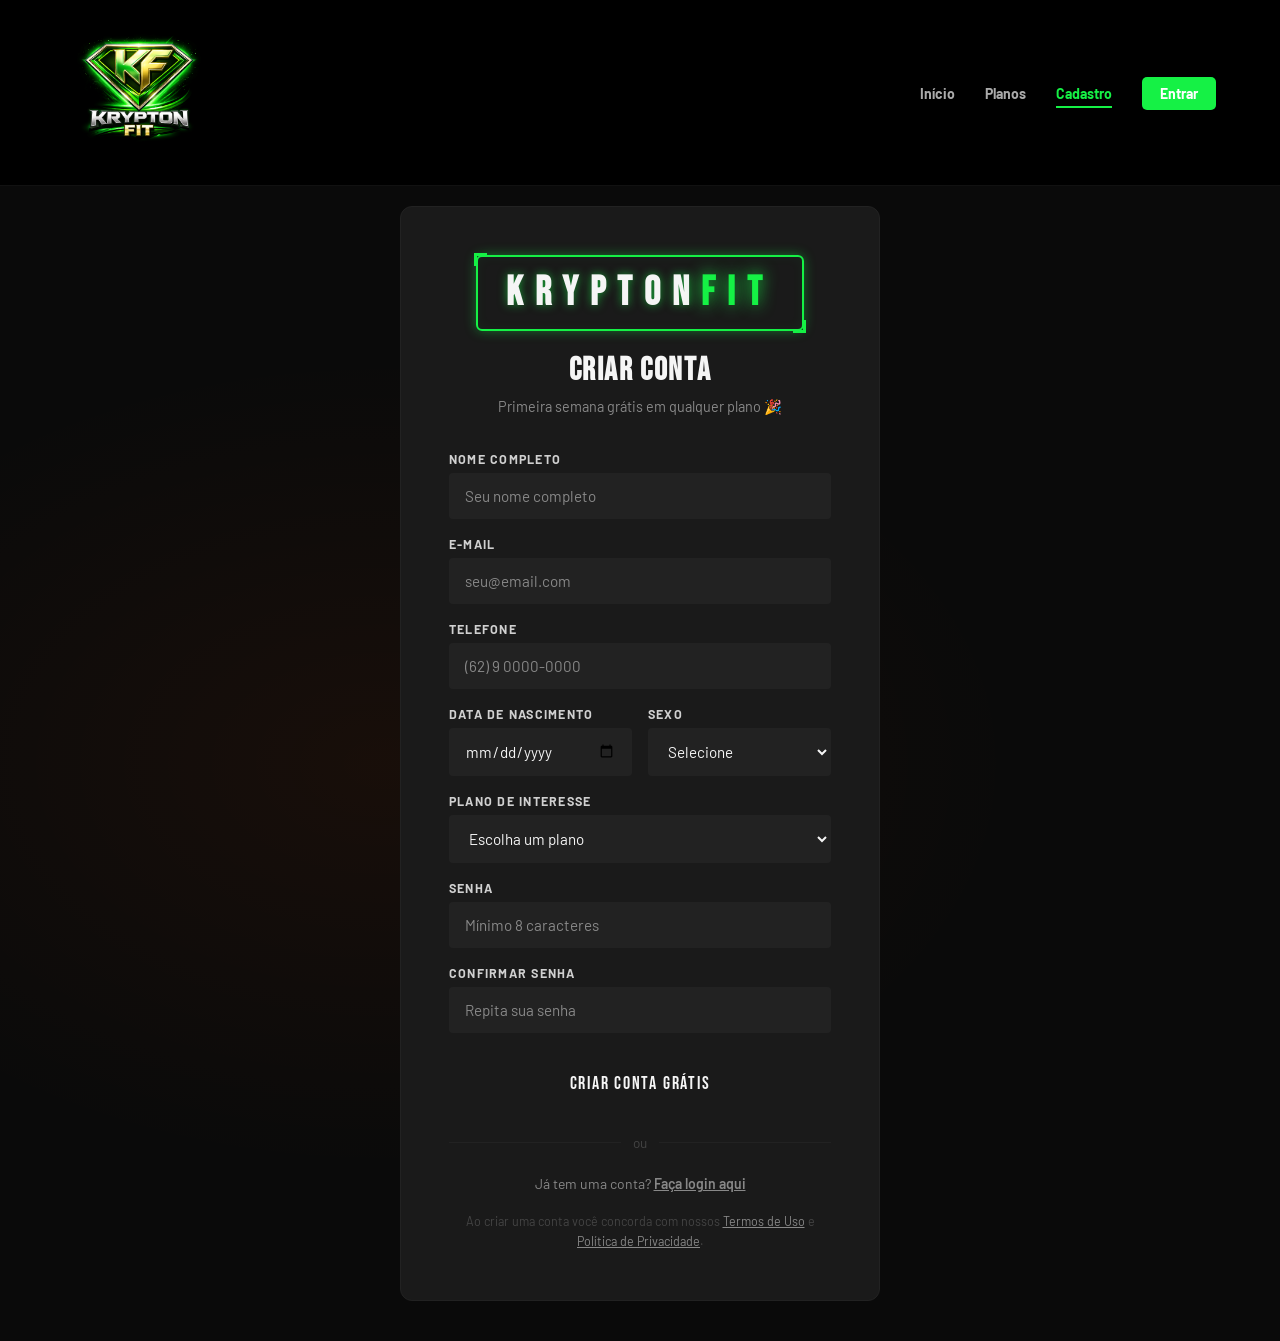
<file: pages/cadastro.html>
<!DOCTYPE html>
<html lang="pt-BR">
<head>
  <meta charset="UTF-8" />
  <meta name="viewport" content="width=device-width, initial-scale=1.0" />
  <title>Cadastro — Krypton FIT</title>
  <link rel="stylesheet" href="/css/cadastro.css" />
</head>
<body>

  <nav class="navbar">
  <div class="container">
   <a href="../index.html" class="logo">
  <img src="../imagens/kryptonfit.png" alt="Krypton Fit" class="logo-img">
</a>
  
      <ul class="nav-links">
        <li><a href="../index.html">Início</a></li>
        <li><a href="../pages/catalogo.html">Planos</a></li>
        <li><a href="../pages/cadastro.html" class="ativo">Cadastro</a></li>
        <li><a href="../pages/login.html" class="nav-cta">Entrar</a></li>
      </ul>
    </div>
  </nav>

  <!-- PÁGINA DE CADASTRO -->
  <div class="auth-pagina">
    <div class="form-wrap">

      <div class="form-titulo">
       <h1 class="titulo-krypton">
  KRYPTON<span>FIT</span>
</h1>
        <h2>Criar Conta</h2>
        <p>Primeira semana grátis em qualquer plano 🎉</p>
      </div>

      <form action="#" method="post">

        <!-- NOME COMPLETO -->
        <div class="form-grupo">
          <label for="nome">Nome Completo</label>
          <input
            type="text"
            id="nome"
            name="nome"
            placeholder="Seu nome completo"
            required
          />
        </div>

        <!-- EMAIL -->
        <div class="form-grupo">
          <label for="email">E-mail</label>
          <input
            type="email"
            id="email"
            name="email"
            placeholder="seu@email.com"
            required
          />
        </div>

        <!-- TELEFONE -->
        <div class="form-grupo">
          <label for="telefone">Telefone</label>
          <input
            type="tel"
            id="telefone"
            name="telefone"
            placeholder="(62) 9 0000-0000"
          />
        </div>

        <!-- DATA NASC. + SEXO -->
        <div class="form-linha">
          <div class="form-grupo">
            <label for="nascimento">Data de Nascimento</label>
            <input
              type="date"
              id="nascimento"
              name="nascimento"
            />
          </div>
          <div class="form-grupo">
            <label for="sexo">Sexo</label>
            <select id="sexo" name="sexo">
              <option value="" disabled selected>Selecione</option>
              <option value="m">Masculino</option>
              <option value="f">Feminino</option>
              <option value="o">Prefiro não dizer</option>
            </select>
          </div>
        </div>

        <!-- PLANO DE INTERESSE -->
        <div class="form-grupo">
          <label for="plano">Plano de Interesse</label>
          <select id="plano" name="plano">
            <option value="" disabled selected>Escolha um plano</option>
            <option value="basico">Básico — R$ 89/mês</option>
            <option value="intermediario">Intermediário — R$ 149/mês</option>
            <option value="premium">Premium — R$ 229/mês</option>
            <option value="nao-sei">Ainda não sei</option>
          </select>
        </div>

        <!-- SENHA -->
        <div class="form-grupo">
          <label for="senha">Senha</label>
          <input
            type="password"
            id="senha"
            name="senha"
            placeholder="Mínimo 8 caracteres"
            required
          />
        </div>

        <!-- CONFIRMAR SENHA -->
        <div class="form-grupo">
          <label for="senha-confirm">Confirmar Senha</label>
          <input
            type="password"
            id="senha-confirm"
            name="senha-confirm"
            placeholder="Repita sua senha"
            required
          />
        </div>

        <!-- BOTÃO -->
        <div class="form-submit">
          <button type="submit" class="btn btn-primario" style="width: 100%; font-size: 1.1rem; padding: 16px;">
            Criar Conta Grátis
          </button>
        </div>

      </form>

      <div class="form-divisor">ou</div>

      <p class="form-rodape">
        Já tem uma conta?
        <a href="login.html">Faça login aqui</a>
      </p>

      <p style="font-size: 0.78rem; color: var(--cinza); text-align: center; margin-top: 20px; line-height: 1.6;">
        Ao criar uma conta você concorda com nossos
        <a href="#" style="color: var(--cinza-claro);">Termos de Uso</a>
        e
        <a href="#" style="color: var(--cinza-claro);">Política de Privacidade</a>.
      </p>

    </div>
  </div>

</body>
</html>
</file>
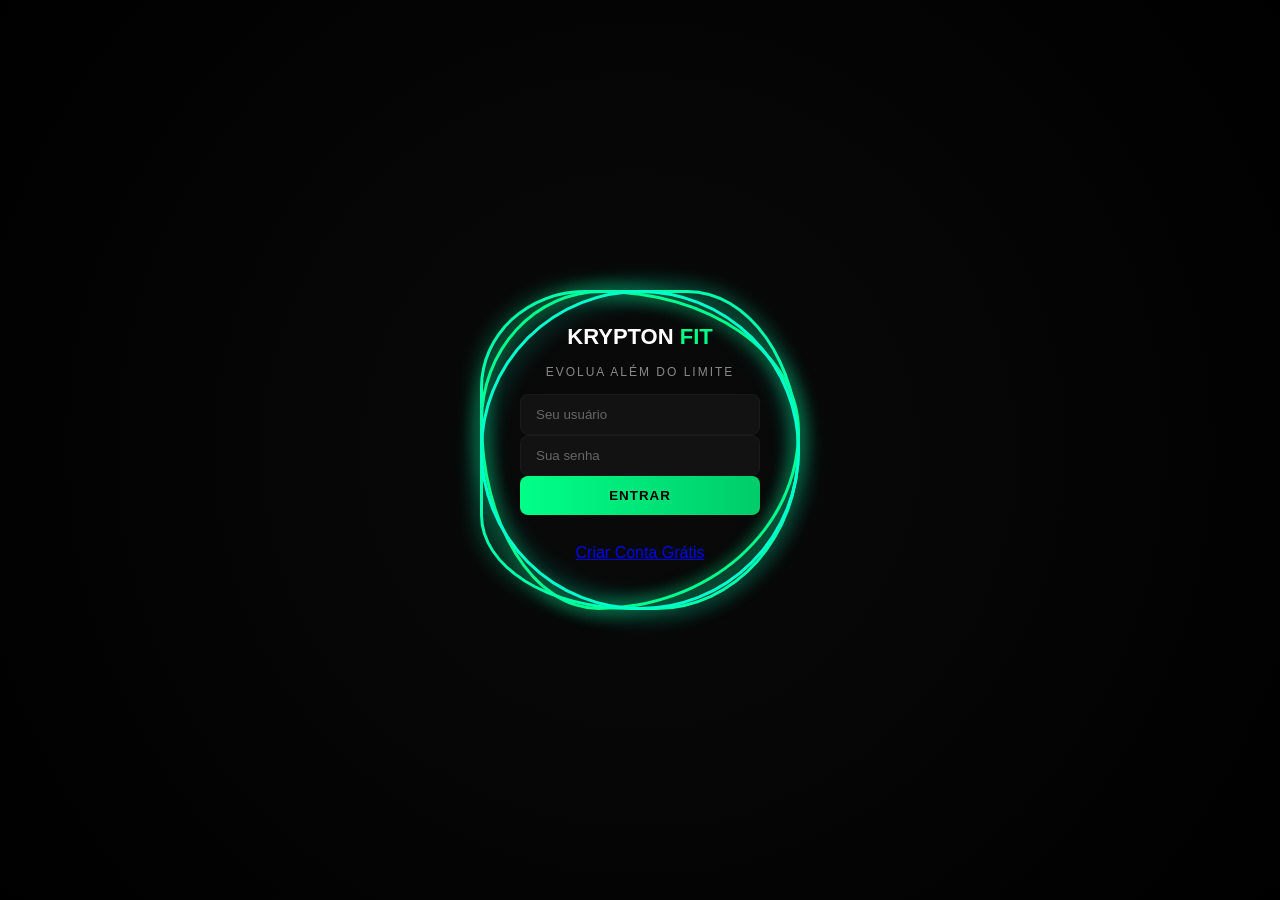
<file: pages/login.html>
<!DOCTYPE html>
<html lang="pt-BR">
<head>
  <meta charset="UTF-8">
  <meta name="viewport" content="width=device-width, initial-scale=1.0">
  <title>Krypton Fit - Acesso</title>
  <link rel="stylesheet" href="../css/paginalogin.css">
</head>

<body>

  <div class="ring">
    <i></i>
    <i></i>
    <i></i>

    <div class="login">

      <h1 class="logo-text">KRYPTON <span>FIT</span></h1>
      <p class="frase">EVOLUA ALÉM DO LIMITE</p>

      <form>
        <div class="inputBx">
          <input type="text" placeholder="Seu usuário" required>
        </div>

        <div class="inputBx">
          <input type="password" placeholder="Sua senha" required>
        </div>

        <div class="inputBx">
          <input type="submit" value="ENTRAR">
        </div>
      </form>

      <a href="/pages/cadastro.html" class="btn btn-secundario" style="display: block; text-align: center; width: 100%; padding: 14px;">
        Criar Conta Grátis
      </a>
      </div>

    </div>
  </div>

</body>
</html>
</file>
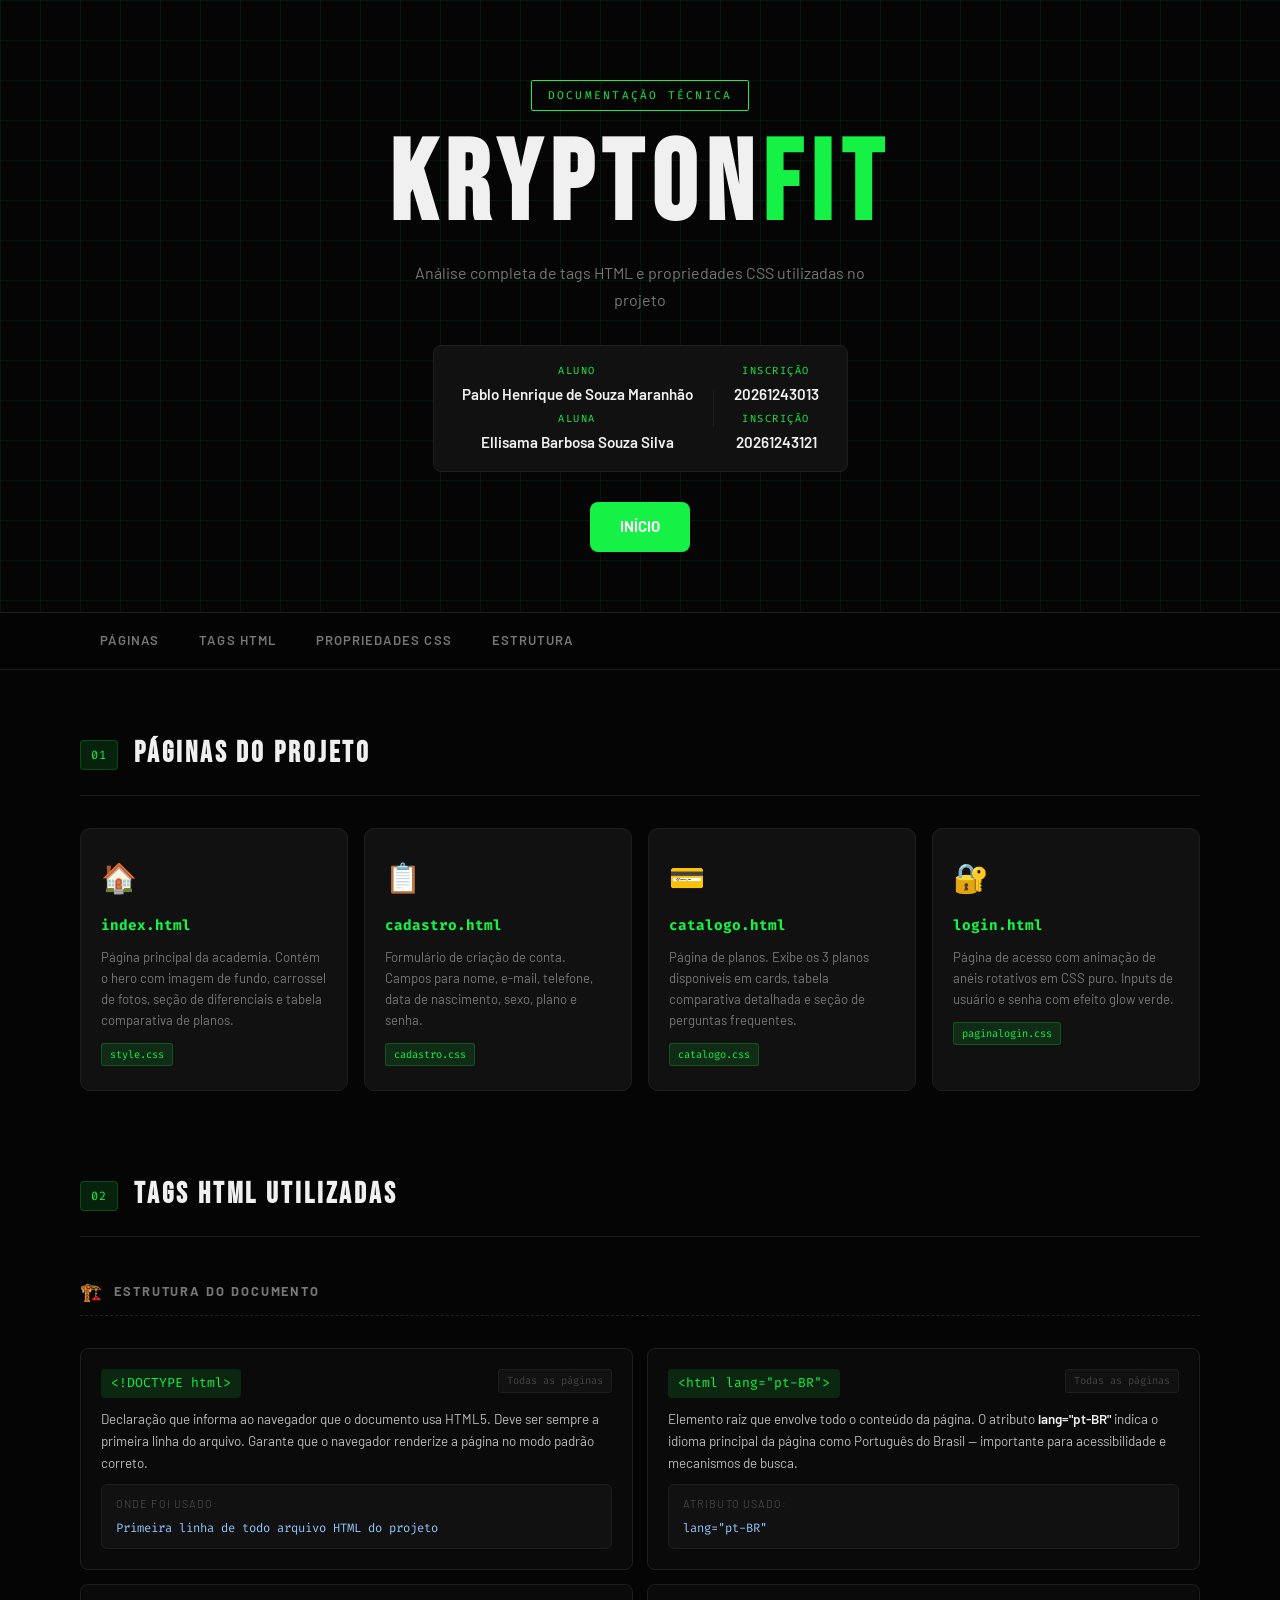
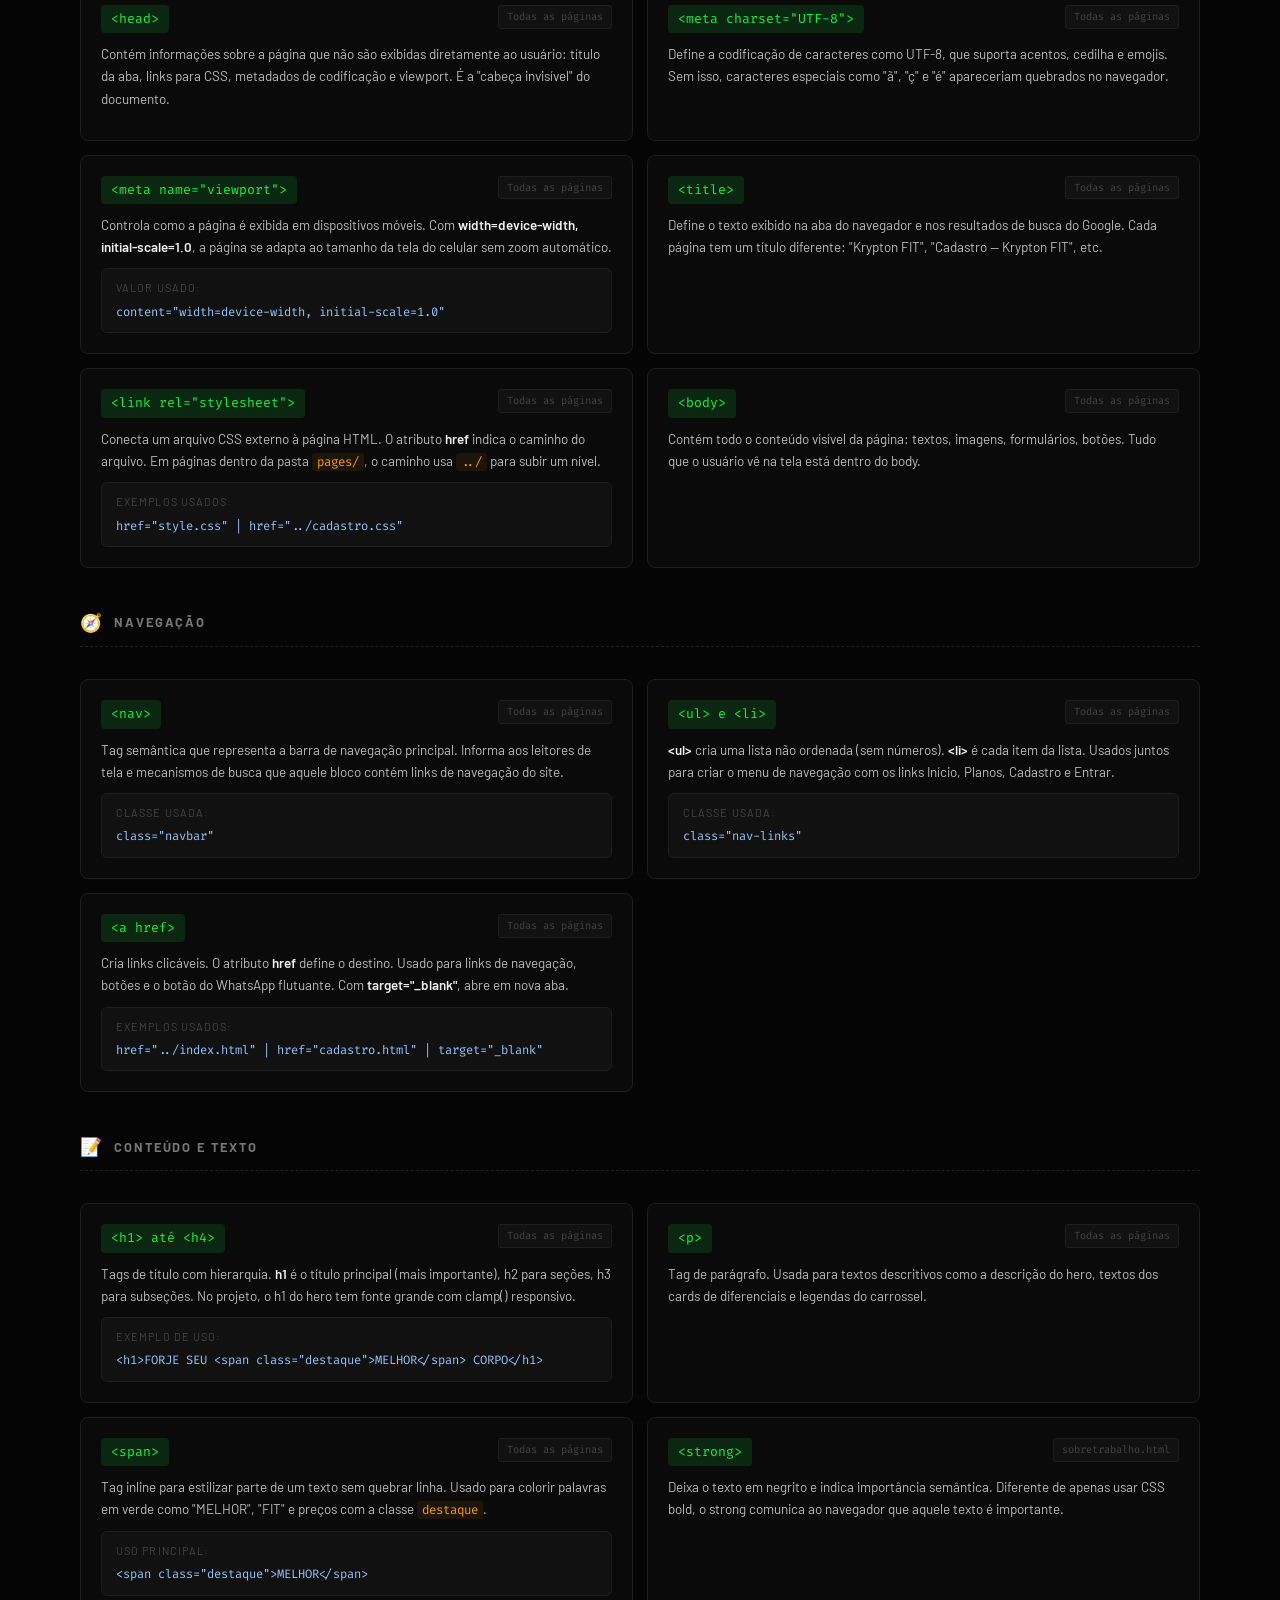
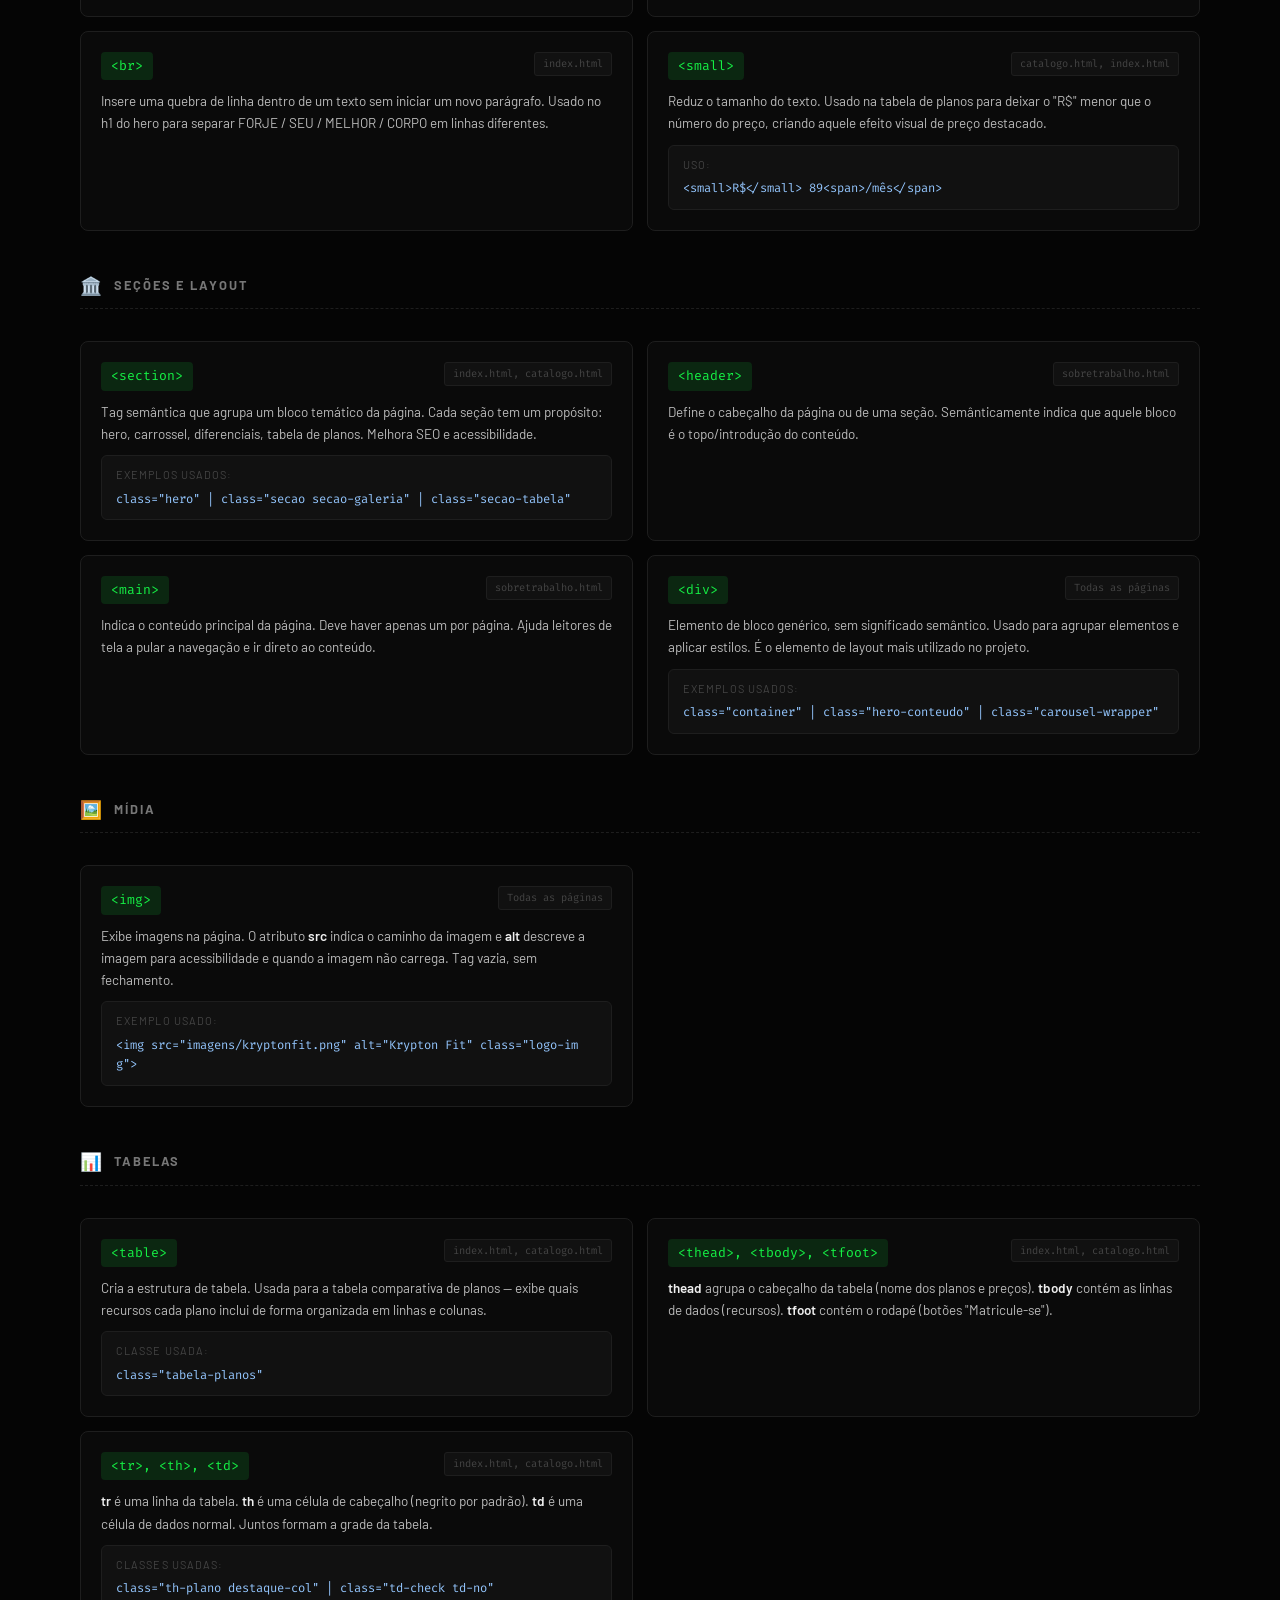
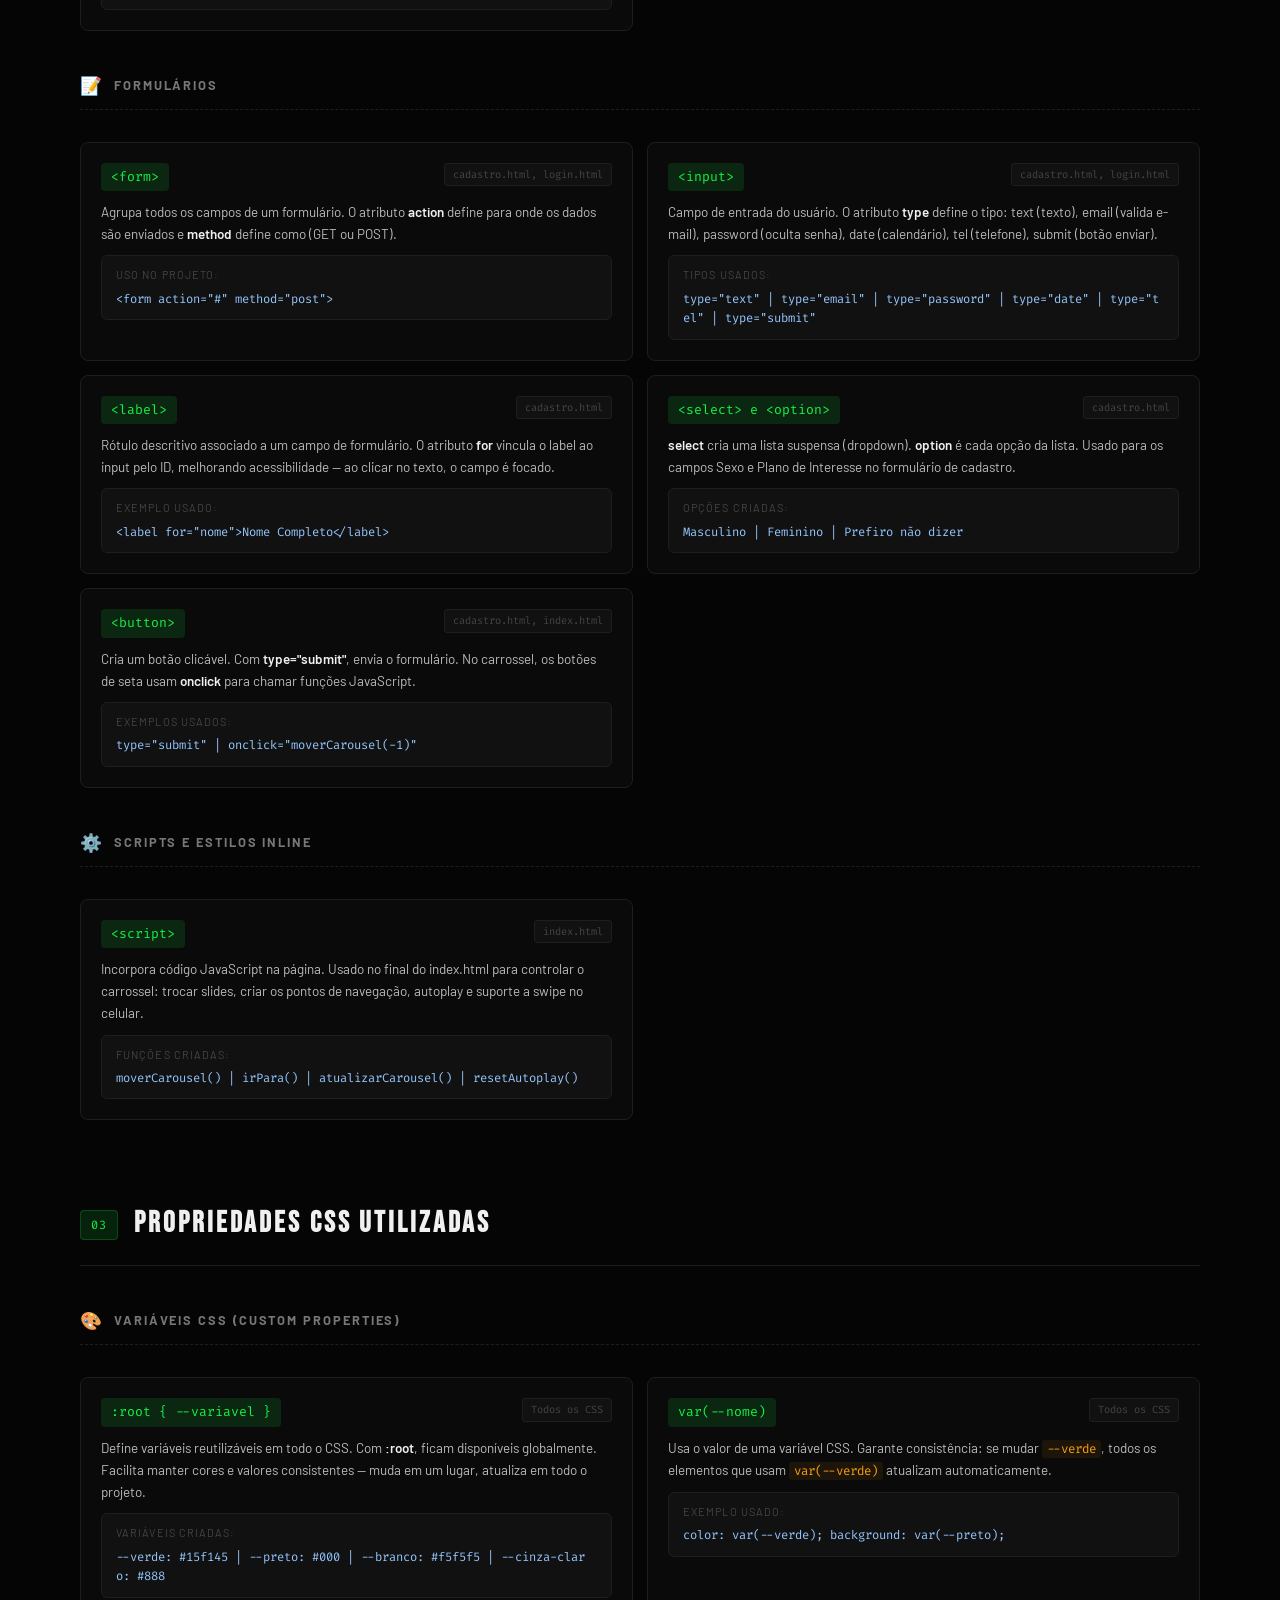
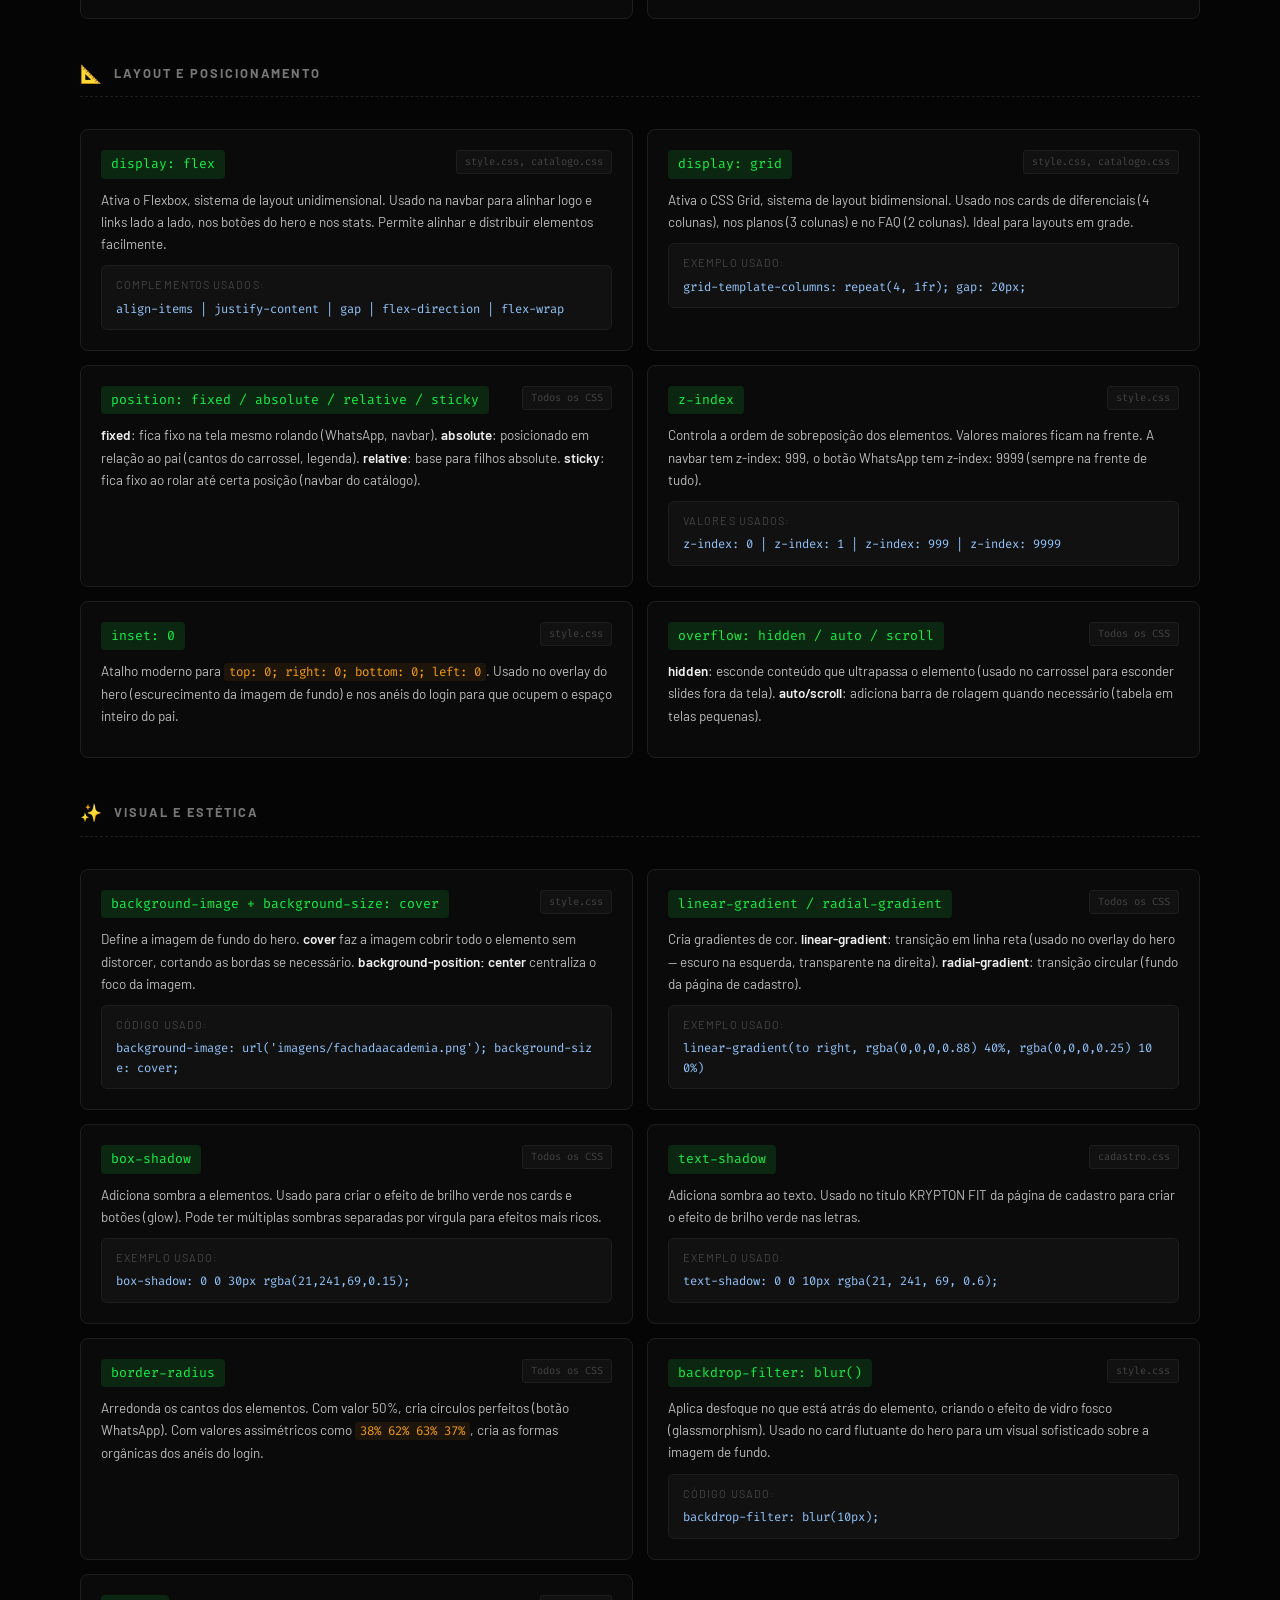
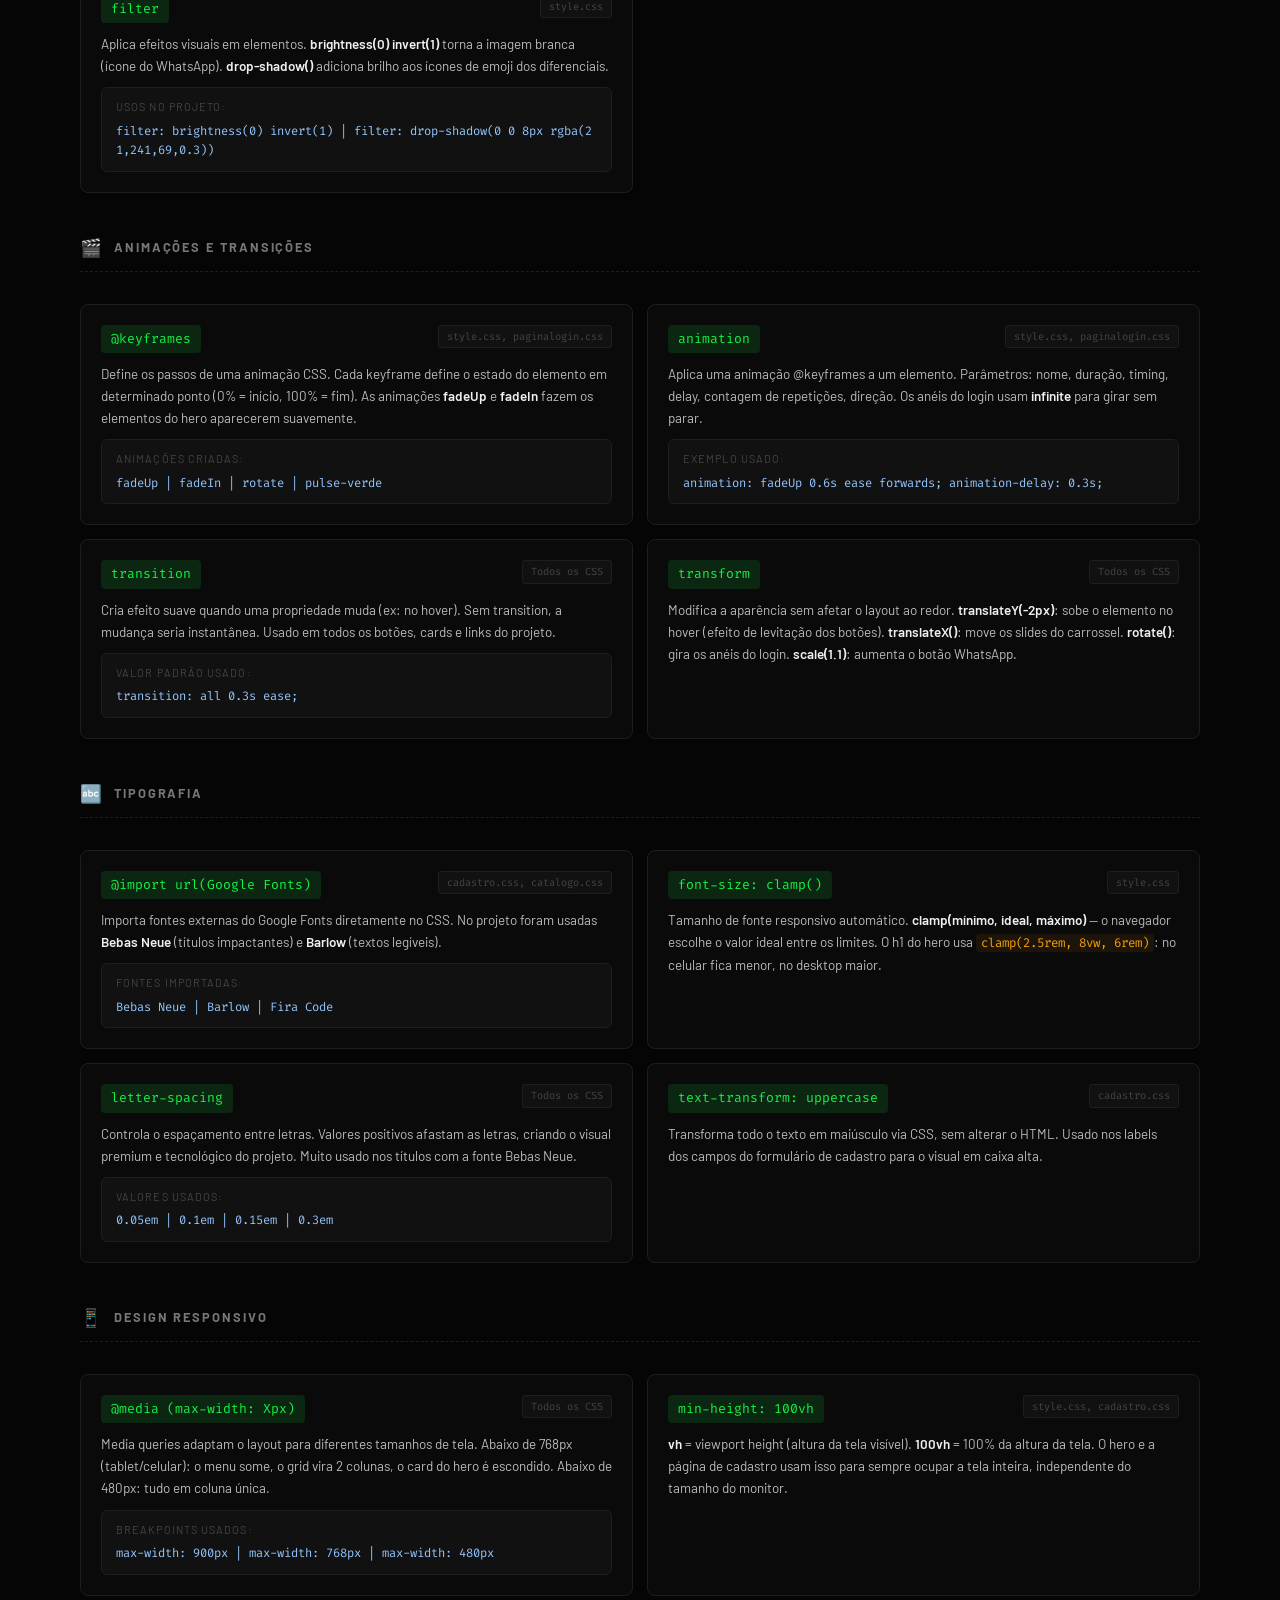
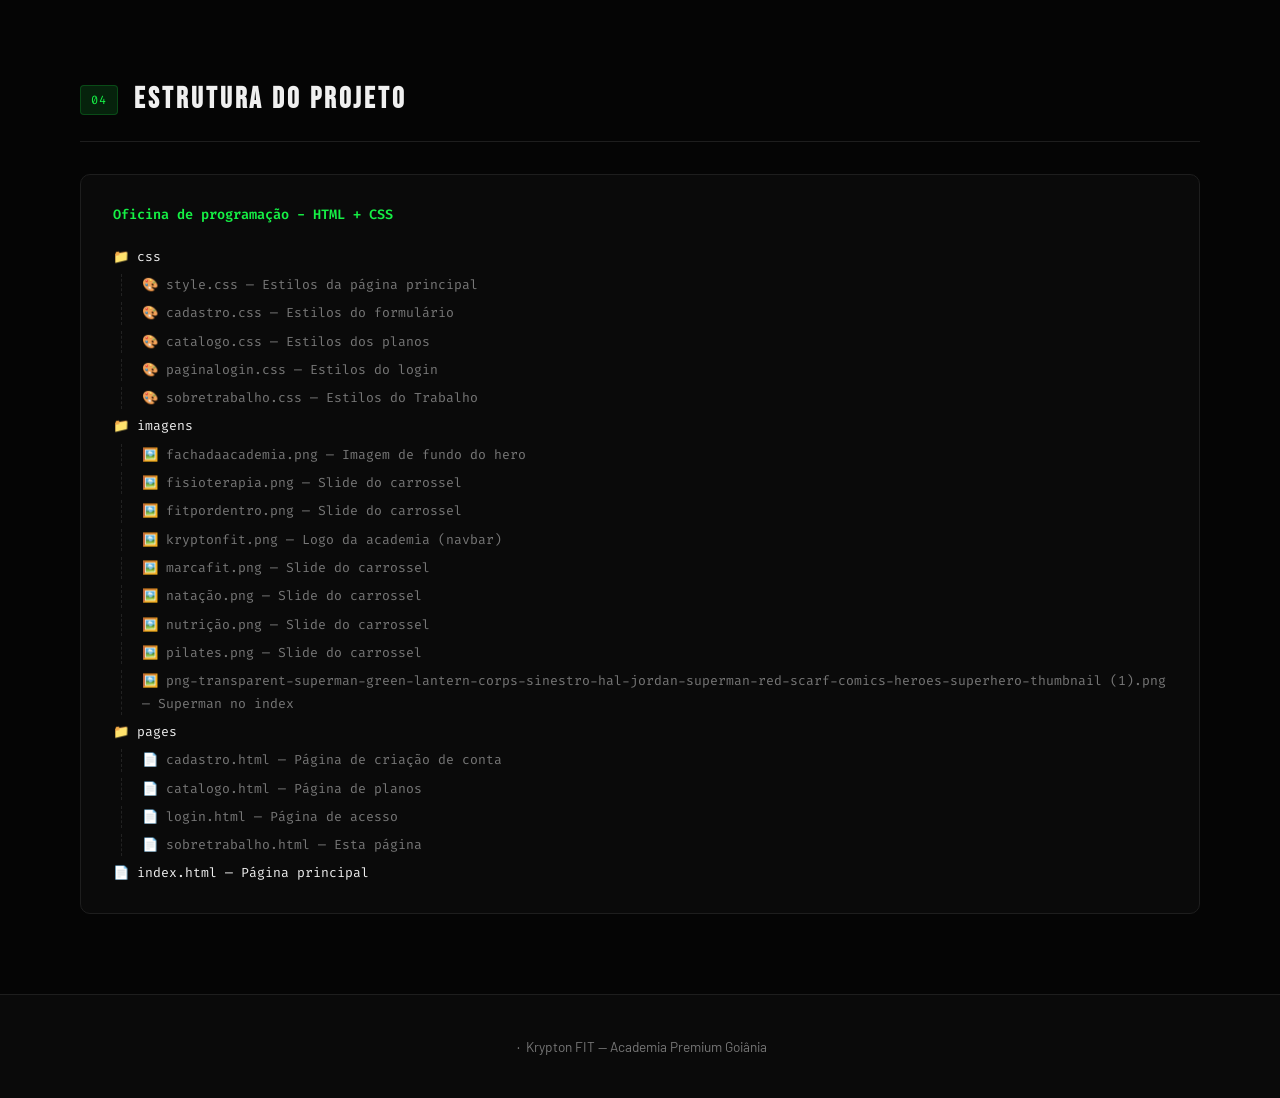
<file: pages/sobretrabalho.html>
<!DOCTYPE html>
<html lang="pt-BR">
<head>
  <meta charset="UTF-8" />
  <meta name="viewport" content="width=device-width, initial-scale=1.0" />
  <title>Documentação — Krypton FIT</title>
  <link href="https://fonts.googleapis.com/css2?family=Bebas+Neue&family=Fira+Code:wght@400;500&family=Barlow:wght@300;400;600;700&display=swap" rel="stylesheet">
  <link rel="stylesheet" href="/css/sobretrabalho.css" />
</head>
<body>

  <!-- HEADER -->
  <header class="doc-header">
    <div class="header-inner">
      <div class="header-badge">DOCUMENTAÇÃO TÉCNICA</div>
      <h1 class="header-titulo">KRYPTON<span>FIT</span></h1>
      <p class="header-sub">Análise completa de tags HTML e propriedades CSS utilizadas no projeto</p>
      <div class="header-aluno">
        <div class="aluno-info">
          <span class="aluno-label">ALUNO</span>
          <span class="aluno-nome">Pablo Henrique de Souza Maranhão</span>
          <span class="aluno-label">ALUNA</span>
          <span class="aluno-nome">Ellisama Barbosa Souza Silva</span>
        </div>
        <div class="aluno-divider"></div>
        <div class="aluno-info">
          <span class="aluno-label">INSCRIÇÃO</span>
          <span class="aluno-nome">20261243013</span>
          <span class="aluno-label">INSCRIÇÃO</span>
          <span class="aluno-nome">20261243121</span>
        </div>
      </div>
    </div>
    <div class="header-grid-bg"></div>
    <!-- BOTÃO INÍCIO -->
<div class="botao-container">
  <a href="/index.html" class="btn-inicio">INÍCIO</a>
</div>

<div class="header-grid-bg"></div>
  </header>

  <!-- NAVEGAÇÃO -->
  <nav class="doc-nav">
    <div class="nav-inner">
      <a href="#paginas">Páginas</a>
      <a href="#html-tags">Tags HTML</a>
      <a href="#css-props">Propriedades CSS</a>
      <a href="#estrutura">Estrutura</a>
    </div>
  </nav>

  <main class="doc-main">

    <!-- VISÃO GERAL DAS PÁGINAS -->
    <section class="doc-secao" id="paginas">
      <div class="secao-header">
        <span class="secao-numero">01</span>
        <h2>PÁGINAS DO PROJETO</h2>
      </div>
      <div class="paginas-grid">

        <div class="pagina-card">
          <div class="pagina-icon">🏠</div>
          <h3>index.html</h3>
          <p>Página principal da academia. Contém o hero com imagem de fundo, carrossel de fotos, seção de diferenciais e tabela comparativa de planos.</p>
          <div class="pagina-tags">
            <span>style.css</span>
          </div>
        </div>

        <div class="pagina-card">
          <div class="pagina-icon">📋</div>
          <h3>cadastro.html</h3>
          <p>Formulário de criação de conta. Campos para nome, e-mail, telefone, data de nascimento, sexo, plano e senha.</p>
          <div class="pagina-tags">
            <span>cadastro.css</span>
          </div>
        </div>

        <div class="pagina-card">
          <div class="pagina-icon">💳</div>
          <h3>catalogo.html</h3>
          <p>Página de planos. Exibe os 3 planos disponíveis em cards, tabela comparativa detalhada e seção de perguntas frequentes.</p>
          <div class="pagina-tags">
            <span>catalogo.css</span>
          </div>
        </div>

        <div class="pagina-card">
          <div class="pagina-icon">🔐</div>
          <h3>login.html</h3>
          <p>Página de acesso com animação de anéis rotativos em CSS puro. Inputs de usuário e senha com efeito glow verde.</p>
          <div class="pagina-tags">
            <span>paginalogin.css</span>
          </div>
        </div>

      </div>
    </section>

    <!-- TAGS HTML -->
    <section class="doc-secao" id="html-tags">
      <div class="secao-header">
        <span class="secao-numero">02</span>
        <h2>TAGS HTML UTILIZADAS</h2>
      </div>

      <!-- ESTRUTURA -->
      <div class="grupo-titulo">
        <span class="grupo-icone">🏗️</span> Estrutura do Documento
      </div>
      <div class="tags-grid">

        <div class="tag-card" data-tag="<!DOCTYPE html>">
          <div class="tag-topo">
            <code class="tag-nome">&lt;!DOCTYPE html&gt;</code>
            <span class="tag-arquivo">Todas as páginas</span>
          </div>
          <p class="tag-desc">Declaração que informa ao navegador que o documento usa HTML5. Deve ser sempre a primeira linha do arquivo. Garante que o navegador renderize a página no modo padrão correto.</p>
          <div class="tag-exemplo">
            <span class="ex-label">Onde foi usado:</span>
            <code>Primeira linha de todo arquivo HTML do projeto</code>
          </div>
        </div>

        <div class="tag-card">
          <div class="tag-topo">
            <code class="tag-nome">&lt;html lang="pt-BR"&gt;</code>
            <span class="tag-arquivo">Todas as páginas</span>
          </div>
          <p class="tag-desc">Elemento raiz que envolve todo o conteúdo da página. O atributo <strong>lang="pt-BR"</strong> indica o idioma principal da página como Português do Brasil — importante para acessibilidade e mecanismos de busca.</p>
          <div class="tag-exemplo">
            <span class="ex-label">Atributo usado:</span>
            <code>lang="pt-BR"</code>
          </div>
        </div>

        <div class="tag-card">
          <div class="tag-topo">
            <code class="tag-nome">&lt;head&gt;</code>
            <span class="tag-arquivo">Todas as páginas</span>
          </div>
          <p class="tag-desc">Contém informações sobre a página que não são exibidas diretamente ao usuário: título da aba, links para CSS, metadados de codificação e viewport. É a "cabeça invisível" do documento.</p>
        </div>

        <div class="tag-card">
          <div class="tag-topo">
            <code class="tag-nome">&lt;meta charset="UTF-8"&gt;</code>
            <span class="tag-arquivo">Todas as páginas</span>
          </div>
          <p class="tag-desc">Define a codificação de caracteres como UTF-8, que suporta acentos, cedilha e emojis. Sem isso, caracteres especiais como "ã", "ç" e "é" apareceriam quebrados no navegador.</p>
        </div>

        <div class="tag-card">
          <div class="tag-topo">
            <code class="tag-nome">&lt;meta name="viewport"&gt;</code>
            <span class="tag-arquivo">Todas as páginas</span>
          </div>
          <p class="tag-desc">Controla como a página é exibida em dispositivos móveis. Com <strong>width=device-width, initial-scale=1.0</strong>, a página se adapta ao tamanho da tela do celular sem zoom automático.</p>
          <div class="tag-exemplo">
            <span class="ex-label">Valor usado:</span>
            <code>content="width=device-width, initial-scale=1.0"</code>
          </div>
        </div>

        <div class="tag-card">
          <div class="tag-topo">
            <code class="tag-nome">&lt;title&gt;</code>
            <span class="tag-arquivo">Todas as páginas</span>
          </div>
          <p class="tag-desc">Define o texto exibido na aba do navegador e nos resultados de busca do Google. Cada página tem um título diferente: "Krypton FIT", "Cadastro — Krypton FIT", etc.</p>
        </div>

        <div class="tag-card">
          <div class="tag-topo">
            <code class="tag-nome">&lt;link rel="stylesheet"&gt;</code>
            <span class="tag-arquivo">Todas as páginas</span>
          </div>
          <p class="tag-desc">Conecta um arquivo CSS externo à página HTML. O atributo <strong>href</strong> indica o caminho do arquivo. Em páginas dentro da pasta <code>pages/</code>, o caminho usa <code>../</code> para subir um nível.</p>
          <div class="tag-exemplo">
            <span class="ex-label">Exemplos usados:</span>
            <code>href="style.css" | href="../cadastro.css"</code>
          </div>
        </div>

        <div class="tag-card">
          <div class="tag-topo">
            <code class="tag-nome">&lt;body&gt;</code>
            <span class="tag-arquivo">Todas as páginas</span>
          </div>
          <p class="tag-desc">Contém todo o conteúdo visível da página: textos, imagens, formulários, botões. Tudo que o usuário vê na tela está dentro do body.</p>
        </div>

      </div>

      <!-- NAVEGAÇÃO -->
      <div class="grupo-titulo">
        <span class="grupo-icone">🧭</span> Navegação
      </div>
      <div class="tags-grid">

        <div class="tag-card">
          <div class="tag-topo">
            <code class="tag-nome">&lt;nav&gt;</code>
            <span class="tag-arquivo">Todas as páginas</span>
          </div>
          <p class="tag-desc">Tag semântica que representa a barra de navegação principal. Informa aos leitores de tela e mecanismos de busca que aquele bloco contém links de navegação do site.</p>
          <div class="tag-exemplo">
            <span class="ex-label">Classe usada:</span>
            <code>class="navbar"</code>
          </div>
        </div>

        <div class="tag-card">
          <div class="tag-topo">
            <code class="tag-nome">&lt;ul&gt; e &lt;li&gt;</code>
            <span class="tag-arquivo">Todas as páginas</span>
          </div>
          <p class="tag-desc"><strong>&lt;ul&gt;</strong> cria uma lista não ordenada (sem números). <strong>&lt;li&gt;</strong> é cada item da lista. Usados juntos para criar o menu de navegação com os links Início, Planos, Cadastro e Entrar.</p>
          <div class="tag-exemplo">
            <span class="ex-label">Classe usada:</span>
            <code>class="nav-links"</code>
          </div>
        </div>

        <div class="tag-card">
          <div class="tag-topo">
            <code class="tag-nome">&lt;a href&gt;</code>
            <span class="tag-arquivo">Todas as páginas</span>
          </div>
          <p class="tag-desc">Cria links clicáveis. O atributo <strong>href</strong> define o destino. Usado para links de navegação, botões e o botão do WhatsApp flutuante. Com <strong>target="_blank"</strong>, abre em nova aba.</p>
          <div class="tag-exemplo">
            <span class="ex-label">Exemplos usados:</span>
            <code>href="../index.html" | href="cadastro.html" | target="_blank"</code>
          </div>
        </div>

      </div>

      <!-- CONTEÚDO -->
      <div class="grupo-titulo">
        <span class="grupo-icone">📝</span> Conteúdo e Texto
      </div>
      <div class="tags-grid">

        <div class="tag-card">
          <div class="tag-topo">
            <code class="tag-nome">&lt;h1&gt; até &lt;h4&gt;</code>
            <span class="tag-arquivo">Todas as páginas</span>
          </div>
          <p class="tag-desc">Tags de título com hierarquia. <strong>h1</strong> é o título principal (mais importante), h2 para seções, h3 para subseções. No projeto, o h1 do hero tem fonte grande com clamp() responsivo.</p>
          <div class="tag-exemplo">
            <span class="ex-label">Exemplo de uso:</span>
            <code>&lt;h1&gt;FORJE SEU &lt;span class="destaque"&gt;MELHOR&lt;/span&gt; CORPO&lt;/h1&gt;</code>
          </div>
        </div>

        <div class="tag-card">
          <div class="tag-topo">
            <code class="tag-nome">&lt;p&gt;</code>
            <span class="tag-arquivo">Todas as páginas</span>
          </div>
          <p class="tag-desc">Tag de parágrafo. Usada para textos descritivos como a descrição do hero, textos dos cards de diferenciais e legendas do carrossel.</p>
        </div>

        <div class="tag-card">
          <div class="tag-topo">
            <code class="tag-nome">&lt;span&gt;</code>
            <span class="tag-arquivo">Todas as páginas</span>
          </div>
          <p class="tag-desc">Tag inline para estilizar parte de um texto sem quebrar linha. Usado para colorir palavras em verde como "MELHOR", "FIT" e preços com a classe <code>destaque</code>.</p>
          <div class="tag-exemplo">
            <span class="ex-label">Uso principal:</span>
            <code>&lt;span class="destaque"&gt;MELHOR&lt;/span&gt;</code>
          </div>
        </div>

        <div class="tag-card">
          <div class="tag-topo">
            <code class="tag-nome">&lt;strong&gt;</code>
            <span class="tag-arquivo">sobretrabalho.html</span>
          </div>
          <p class="tag-desc">Deixa o texto em negrito e indica importância semântica. Diferente de apenas usar CSS bold, o strong comunica ao navegador que aquele texto é importante.</p>
        </div>

        <div class="tag-card">
          <div class="tag-topo">
            <code class="tag-nome">&lt;br&gt;</code>
            <span class="tag-arquivo">index.html</span>
          </div>
          <p class="tag-desc">Insere uma quebra de linha dentro de um texto sem iniciar um novo parágrafo. Usado no h1 do hero para separar FORJE / SEU / MELHOR / CORPO em linhas diferentes.</p>
        </div>

        <div class="tag-card">
          <div class="tag-topo">
            <code class="tag-nome">&lt;small&gt;</code>
            <span class="tag-arquivo">catalogo.html, index.html</span>
          </div>
          <p class="tag-desc">Reduz o tamanho do texto. Usado na tabela de planos para deixar o "R$" menor que o número do preço, criando aquele efeito visual de preço destacado.</p>
          <div class="tag-exemplo">
            <span class="ex-label">Uso:</span>
            <code>&lt;small&gt;R$&lt;/small&gt; 89&lt;span&gt;/mês&lt;/span&gt;</code>
          </div>
        </div>

      </div>

      <!-- SEÇÕES E LAYOUT -->
      <div class="grupo-titulo">
        <span class="grupo-icone">🏛️</span> Seções e Layout
      </div>
      <div class="tags-grid">

        <div class="tag-card">
          <div class="tag-topo">
            <code class="tag-nome">&lt;section&gt;</code>
            <span class="tag-arquivo">index.html, catalogo.html</span>
          </div>
          <p class="tag-desc">Tag semântica que agrupa um bloco temático da página. Cada seção tem um propósito: hero, carrossel, diferenciais, tabela de planos. Melhora SEO e acessibilidade.</p>
          <div class="tag-exemplo">
            <span class="ex-label">Exemplos usados:</span>
            <code>class="hero" | class="secao secao-galeria" | class="secao-tabela"</code>
          </div>
        </div>

        <div class="tag-card">
          <div class="tag-topo">
            <code class="tag-nome">&lt;header&gt;</code>
            <span class="tag-arquivo">sobretrabalho.html</span>
          </div>
          <p class="tag-desc">Define o cabeçalho da página ou de uma seção. Semânticamente indica que aquele bloco é o topo/introdução do conteúdo.</p>
        </div>

        <div class="tag-card">
          <div class="tag-topo">
            <code class="tag-nome">&lt;main&gt;</code>
            <span class="tag-arquivo">sobretrabalho.html</span>
          </div>
          <p class="tag-desc">Indica o conteúdo principal da página. Deve haver apenas um por página. Ajuda leitores de tela a pular a navegação e ir direto ao conteúdo.</p>
        </div>

        <div class="tag-card">
          <div class="tag-topo">
            <code class="tag-nome">&lt;div&gt;</code>
            <span class="tag-arquivo">Todas as páginas</span>
          </div>
          <p class="tag-desc">Elemento de bloco genérico, sem significado semântico. Usado para agrupar elementos e aplicar estilos. É o elemento de layout mais utilizado no projeto.</p>
          <div class="tag-exemplo">
            <span class="ex-label">Exemplos usados:</span>
            <code>class="container" | class="hero-conteudo" | class="carousel-wrapper"</code>
          </div>
        </div>

      </div>

      <!-- MÍDIA -->
      <div class="grupo-titulo">
        <span class="grupo-icone">🖼️</span> Mídia
      </div>
      <div class="tags-grid">

        <div class="tag-card">
          <div class="tag-topo">
            <code class="tag-nome">&lt;img&gt;</code>
            <span class="tag-arquivo">Todas as páginas</span>
          </div>
          <p class="tag-desc">Exibe imagens na página. O atributo <strong>src</strong> indica o caminho da imagem e <strong>alt</strong> descreve a imagem para acessibilidade e quando a imagem não carrega. Tag vazia, sem fechamento.</p>
          <div class="tag-exemplo">
            <span class="ex-label">Exemplo usado:</span>
            <code>&lt;img src="imagens/kryptonfit.png" alt="Krypton Fit" class="logo-img"&gt;</code>
          </div>
        </div>

      </div>

      <!-- TABELAS -->
      <div class="grupo-titulo">
        <span class="grupo-icone">📊</span> Tabelas
      </div>
      <div class="tags-grid">

        <div class="tag-card">
          <div class="tag-topo">
            <code class="tag-nome">&lt;table&gt;</code>
            <span class="tag-arquivo">index.html, catalogo.html</span>
          </div>
          <p class="tag-desc">Cria a estrutura de tabela. Usada para a tabela comparativa de planos — exibe quais recursos cada plano inclui de forma organizada em linhas e colunas.</p>
          <div class="tag-exemplo">
            <span class="ex-label">Classe usada:</span>
            <code>class="tabela-planos"</code>
          </div>
        </div>

        <div class="tag-card">
          <div class="tag-topo">
            <code class="tag-nome">&lt;thead&gt;, &lt;tbody&gt;, &lt;tfoot&gt;</code>
            <span class="tag-arquivo">index.html, catalogo.html</span>
          </div>
          <p class="tag-desc"><strong>thead</strong> agrupa o cabeçalho da tabela (nome dos planos e preços). <strong>tbody</strong> contém as linhas de dados (recursos). <strong>tfoot</strong> contém o rodapé (botões "Matricule-se").</p>
        </div>

        <div class="tag-card">
          <div class="tag-topo">
            <code class="tag-nome">&lt;tr&gt;, &lt;th&gt;, &lt;td&gt;</code>
            <span class="tag-arquivo">index.html, catalogo.html</span>
          </div>
          <p class="tag-desc"><strong>tr</strong> é uma linha da tabela. <strong>th</strong> é uma célula de cabeçalho (negrito por padrão). <strong>td</strong> é uma célula de dados normal. Juntos formam a grade da tabela.</p>
          <div class="tag-exemplo">
            <span class="ex-label">Classes usadas:</span>
            <code>class="th-plano destaque-col" | class="td-check td-no"</code>
          </div>
        </div>

      </div>

      <!-- FORMULÁRIOS -->
      <div class="grupo-titulo">
        <span class="grupo-icone">📝</span> Formulários
      </div>
      <div class="tags-grid">

        <div class="tag-card">
          <div class="tag-topo">
            <code class="tag-nome">&lt;form&gt;</code>
            <span class="tag-arquivo">cadastro.html, login.html</span>
          </div>
          <p class="tag-desc">Agrupa todos os campos de um formulário. O atributo <strong>action</strong> define para onde os dados são enviados e <strong>method</strong> define como (GET ou POST).</p>
          <div class="tag-exemplo">
            <span class="ex-label">Uso no projeto:</span>
            <code>&lt;form action="#" method="post"&gt;</code>
          </div>
        </div>

        <div class="tag-card">
          <div class="tag-topo">
            <code class="tag-nome">&lt;input&gt;</code>
            <span class="tag-arquivo">cadastro.html, login.html</span>
          </div>
          <p class="tag-desc">Campo de entrada do usuário. O atributo <strong>type</strong> define o tipo: text (texto), email (valida e-mail), password (oculta senha), date (calendário), tel (telefone), submit (botão enviar).</p>
          <div class="tag-exemplo">
            <span class="ex-label">Tipos usados:</span>
            <code>type="text" | type="email" | type="password" | type="date" | type="tel" | type="submit"</code>
          </div>
        </div>

        <div class="tag-card">
          <div class="tag-topo">
            <code class="tag-nome">&lt;label&gt;</code>
            <span class="tag-arquivo">cadastro.html</span>
          </div>
          <p class="tag-desc">Rótulo descritivo associado a um campo de formulário. O atributo <strong>for</strong> vincula o label ao input pelo ID, melhorando acessibilidade — ao clicar no texto, o campo é focado.</p>
          <div class="tag-exemplo">
            <span class="ex-label">Exemplo usado:</span>
            <code>&lt;label for="nome"&gt;Nome Completo&lt;/label&gt;</code>
          </div>
        </div>

        <div class="tag-card">
          <div class="tag-topo">
            <code class="tag-nome">&lt;select&gt; e &lt;option&gt;</code>
            <span class="tag-arquivo">cadastro.html</span>
          </div>
          <p class="tag-desc"><strong>select</strong> cria uma lista suspensa (dropdown). <strong>option</strong> é cada opção da lista. Usado para os campos Sexo e Plano de Interesse no formulário de cadastro.</p>
          <div class="tag-exemplo">
            <span class="ex-label">Opções criadas:</span>
            <code>Masculino | Feminino | Prefiro não dizer</code>
          </div>
        </div>

        <div class="tag-card">
          <div class="tag-topo">
            <code class="tag-nome">&lt;button&gt;</code>
            <span class="tag-arquivo">cadastro.html, index.html</span>
          </div>
          <p class="tag-desc">Cria um botão clicável. Com <strong>type="submit"</strong>, envia o formulário. No carrossel, os botões de seta usam <strong>onclick</strong> para chamar funções JavaScript.</p>
          <div class="tag-exemplo">
            <span class="ex-label">Exemplos usados:</span>
            <code>type="submit" | onclick="moverCarousel(-1)"</code>
          </div>
        </div>

      </div>

      <!-- SCRIPT -->
      <div class="grupo-titulo">
        <span class="grupo-icone">⚙️</span> Scripts e Estilos Inline
      </div>
      <div class="tags-grid">

        <div class="tag-card">
          <div class="tag-topo">
            <code class="tag-nome">&lt;script&gt;</code>
            <span class="tag-arquivo">index.html</span>
          </div>
          <p class="tag-desc">Incorpora código JavaScript na página. Usado no final do index.html para controlar o carrossel: trocar slides, criar os pontos de navegação, autoplay e suporte a swipe no celular.</p>
          <div class="tag-exemplo">
            <span class="ex-label">Funções criadas:</span>
            <code>moverCarousel() | irPara() | atualizarCarousel() | resetAutoplay()</code>
          </div>
        </div>

      </div>

    </section>

    <!-- PROPRIEDADES CSS -->
    <section class="doc-secao" id="css-props">
      <div class="secao-header">
        <span class="secao-numero">03</span>
        <h2>PROPRIEDADES CSS UTILIZADAS</h2>
      </div>

      <!-- VARIÁVEIS -->
      <div class="grupo-titulo">
        <span class="grupo-icone">🎨</span> Variáveis CSS (Custom Properties)
      </div>
      <div class="tags-grid">

        <div class="tag-card">
          <div class="tag-topo">
            <code class="tag-nome">:root { --variavel }</code>
            <span class="tag-arquivo">Todos os CSS</span>
          </div>
          <p class="tag-desc">Define variáveis reutilizáveis em todo o CSS. Com <strong>:root</strong>, ficam disponíveis globalmente. Facilita manter cores e valores consistentes — muda em um lugar, atualiza em todo o projeto.</p>
          <div class="tag-exemplo">
            <span class="ex-label">Variáveis criadas:</span>
            <code>--verde: #15f145 | --preto: #000 | --branco: #f5f5f5 | --cinza-claro: #888</code>
          </div>
        </div>

        <div class="tag-card">
          <div class="tag-topo">
            <code class="tag-nome">var(--nome)</code>
            <span class="tag-arquivo">Todos os CSS</span>
          </div>
          <p class="tag-desc">Usa o valor de uma variável CSS. Garante consistência: se mudar <code>--verde</code>, todos os elementos que usam <code>var(--verde)</code> atualizam automaticamente.</p>
          <div class="tag-exemplo">
            <span class="ex-label">Exemplo usado:</span>
            <code>color: var(--verde); background: var(--preto);</code>
          </div>
        </div>

      </div>

      <!-- LAYOUT -->
      <div class="grupo-titulo">
        <span class="grupo-icone">📐</span> Layout e Posicionamento
      </div>
      <div class="tags-grid">

        <div class="tag-card">
          <div class="tag-topo">
            <code class="tag-nome">display: flex</code>
            <span class="tag-arquivo">style.css, catalogo.css</span>
          </div>
          <p class="tag-desc">Ativa o Flexbox, sistema de layout unidimensional. Usado na navbar para alinhar logo e links lado a lado, nos botões do hero e nos stats. Permite alinhar e distribuir elementos facilmente.</p>
          <div class="tag-exemplo">
            <span class="ex-label">Complementos usados:</span>
            <code>align-items | justify-content | gap | flex-direction | flex-wrap</code>
          </div>
        </div>

        <div class="tag-card">
          <div class="tag-topo">
            <code class="tag-nome">display: grid</code>
            <span class="tag-arquivo">style.css, catalogo.css</span>
          </div>
          <p class="tag-desc">Ativa o CSS Grid, sistema de layout bidimensional. Usado nos cards de diferenciais (4 colunas), nos planos (3 colunas) e no FAQ (2 colunas). Ideal para layouts em grade.</p>
          <div class="tag-exemplo">
            <span class="ex-label">Exemplo usado:</span>
            <code>grid-template-columns: repeat(4, 1fr); gap: 20px;</code>
          </div>
        </div>

        <div class="tag-card">
          <div class="tag-topo">
            <code class="tag-nome">position: fixed / absolute / relative / sticky</code>
            <span class="tag-arquivo">Todos os CSS</span>
          </div>
          <p class="tag-desc"><strong>fixed</strong>: fica fixo na tela mesmo rolando (WhatsApp, navbar). <strong>absolute</strong>: posicionado em relação ao pai (cantos do carrossel, legenda). <strong>relative</strong>: base para filhos absolute. <strong>sticky</strong>: fica fixo ao rolar até certa posição (navbar do catálogo).</p>
        </div>

        <div class="tag-card">
          <div class="tag-topo">
            <code class="tag-nome">z-index</code>
            <span class="tag-arquivo">style.css</span>
          </div>
          <p class="tag-desc">Controla a ordem de sobreposição dos elementos. Valores maiores ficam na frente. A navbar tem z-index: 999, o botão WhatsApp tem z-index: 9999 (sempre na frente de tudo).</p>
          <div class="tag-exemplo">
            <span class="ex-label">Valores usados:</span>
            <code>z-index: 0 | z-index: 1 | z-index: 999 | z-index: 9999</code>
          </div>
        </div>

        <div class="tag-card">
          <div class="tag-topo">
            <code class="tag-nome">inset: 0</code>
            <span class="tag-arquivo">style.css</span>
          </div>
          <p class="tag-desc">Atalho moderno para <code>top: 0; right: 0; bottom: 0; left: 0</code>. Usado no overlay do hero (escurecimento da imagem de fundo) e nos anéis do login para que ocupem o espaço inteiro do pai.</p>
        </div>

        <div class="tag-card">
          <div class="tag-topo">
            <code class="tag-nome">overflow: hidden / auto / scroll</code>
            <span class="tag-arquivo">Todos os CSS</span>
          </div>
          <p class="tag-desc"><strong>hidden</strong>: esconde conteúdo que ultrapassa o elemento (usado no carrossel para esconder slides fora da tela). <strong>auto/scroll</strong>: adiciona barra de rolagem quando necessário (tabela em telas pequenas).</p>
        </div>

      </div>

      <!-- VISUAL -->
      <div class="grupo-titulo">
        <span class="grupo-icone">✨</span> Visual e Estética
      </div>
      <div class="tags-grid">

        <div class="tag-card">
          <div class="tag-topo">
            <code class="tag-nome">background-image + background-size: cover</code>
            <span class="tag-arquivo">style.css</span>
          </div>
          <p class="tag-desc">Define a imagem de fundo do hero. <strong>cover</strong> faz a imagem cobrir todo o elemento sem distorcer, cortando as bordas se necessário. <strong>background-position: center</strong> centraliza o foco da imagem.</p>
          <div class="tag-exemplo">
            <span class="ex-label">Código usado:</span>
            <code>background-image: url('imagens/fachadaacademia.png'); background-size: cover;</code>
          </div>
        </div>

        <div class="tag-card">
          <div class="tag-topo">
            <code class="tag-nome">linear-gradient / radial-gradient</code>
            <span class="tag-arquivo">Todos os CSS</span>
          </div>
          <p class="tag-desc">Cria gradientes de cor. <strong>linear-gradient</strong>: transição em linha reta (usado no overlay do hero — escuro na esquerda, transparente na direita). <strong>radial-gradient</strong>: transição circular (fundo da página de cadastro).</p>
          <div class="tag-exemplo">
            <span class="ex-label">Exemplo usado:</span>
            <code>linear-gradient(to right, rgba(0,0,0,0.88) 40%, rgba(0,0,0,0.25) 100%)</code>
          </div>
        </div>

        <div class="tag-card">
          <div class="tag-topo">
            <code class="tag-nome">box-shadow</code>
            <span class="tag-arquivo">Todos os CSS</span>
          </div>
          <p class="tag-desc">Adiciona sombra a elementos. Usado para criar o efeito de brilho verde nos cards e botões (glow). Pode ter múltiplas sombras separadas por vírgula para efeitos mais ricos.</p>
          <div class="tag-exemplo">
            <span class="ex-label">Exemplo usado:</span>
            <code>box-shadow: 0 0 30px rgba(21,241,69,0.15);</code>
          </div>
        </div>

        <div class="tag-card">
          <div class="tag-topo">
            <code class="tag-nome">text-shadow</code>
            <span class="tag-arquivo">cadastro.css</span>
          </div>
          <p class="tag-desc">Adiciona sombra ao texto. Usado no título KRYPTON FIT da página de cadastro para criar o efeito de brilho verde nas letras.</p>
          <div class="tag-exemplo">
            <span class="ex-label">Exemplo usado:</span>
            <code>text-shadow: 0 0 10px rgba(21, 241, 69, 0.6);</code>
          </div>
        </div>

        <div class="tag-card">
          <div class="tag-topo">
            <code class="tag-nome">border-radius</code>
            <span class="tag-arquivo">Todos os CSS</span>
          </div>
          <p class="tag-desc">Arredonda os cantos dos elementos. Com valor 50%, cria círculos perfeitos (botão WhatsApp). Com valores assimétricos como <code>38% 62% 63% 37%</code>, cria as formas orgânicas dos anéis do login.</p>
        </div>

        <div class="tag-card">
          <div class="tag-topo">
            <code class="tag-nome">backdrop-filter: blur()</code>
            <span class="tag-arquivo">style.css</span>
          </div>
          <p class="tag-desc">Aplica desfoque no que está atrás do elemento, criando o efeito de vidro fosco (glassmorphism). Usado no card flutuante do hero para um visual sofisticado sobre a imagem de fundo.</p>
          <div class="tag-exemplo">
            <span class="ex-label">Código usado:</span>
            <code>backdrop-filter: blur(10px);</code>
          </div>
        </div>

        <div class="tag-card">
          <div class="tag-topo">
            <code class="tag-nome">filter</code>
            <span class="tag-arquivo">style.css</span>
          </div>
          <p class="tag-desc">Aplica efeitos visuais em elementos. <strong>brightness(0) invert(1)</strong> torna a imagem branca (ícone do WhatsApp). <strong>drop-shadow()</strong> adiciona brilho aos ícones de emoji dos diferenciais.</p>
          <div class="tag-exemplo">
            <span class="ex-label">Usos no projeto:</span>
            <code>filter: brightness(0) invert(1) | filter: drop-shadow(0 0 8px rgba(21,241,69,0.3))</code>
          </div>
        </div>

      </div>

      <!-- ANIMAÇÕES -->
      <div class="grupo-titulo">
        <span class="grupo-icone">🎬</span> Animações e Transições
      </div>
      <div class="tags-grid">

        <div class="tag-card">
          <div class="tag-topo">
            <code class="tag-nome">@keyframes</code>
            <span class="tag-arquivo">style.css, paginalogin.css</span>
          </div>
          <p class="tag-desc">Define os passos de uma animação CSS. Cada keyframe define o estado do elemento em determinado ponto (0% = início, 100% = fim). As animações <strong>fadeUp</strong> e <strong>fadeIn</strong> fazem os elementos do hero aparecerem suavemente.</p>
          <div class="tag-exemplo">
            <span class="ex-label">Animações criadas:</span>
            <code>fadeUp | fadeIn | rotate | pulse-verde</code>
          </div>
        </div>

        <div class="tag-card">
          <div class="tag-topo">
            <code class="tag-nome">animation</code>
            <span class="tag-arquivo">style.css, paginalogin.css</span>
          </div>
          <p class="tag-desc">Aplica uma animação @keyframes a um elemento. Parâmetros: nome, duração, timing, delay, contagem de repetições, direção. Os anéis do login usam <strong>infinite</strong> para girar sem parar.</p>
          <div class="tag-exemplo">
            <span class="ex-label">Exemplo usado:</span>
            <code>animation: fadeUp 0.6s ease forwards; animation-delay: 0.3s;</code>
          </div>
        </div>

        <div class="tag-card">
          <div class="tag-topo">
            <code class="tag-nome">transition</code>
            <span class="tag-arquivo">Todos os CSS</span>
          </div>
          <p class="tag-desc">Cria efeito suave quando uma propriedade muda (ex: no hover). Sem transition, a mudança seria instantânea. Usado em todos os botões, cards e links do projeto.</p>
          <div class="tag-exemplo">
            <span class="ex-label">Valor padrão usado:</span>
            <code>transition: all 0.3s ease;</code>
          </div>
        </div>

        <div class="tag-card">
          <div class="tag-topo">
            <code class="tag-nome">transform</code>
            <span class="tag-arquivo">Todos os CSS</span>
          </div>
          <p class="tag-desc">Modifica a aparência sem afetar o layout ao redor. <strong>translateY(-2px)</strong>: sobe o elemento no hover (efeito de levitação dos botões). <strong>translateX()</strong>: move os slides do carrossel. <strong>rotate()</strong>: gira os anéis do login. <strong>scale(1.1)</strong>: aumenta o botão WhatsApp.</p>
        </div>

      </div>

      <!-- TIPOGRAFIA -->
      <div class="grupo-titulo">
        <span class="grupo-icone">🔤</span> Tipografia
      </div>
      <div class="tags-grid">

        <div class="tag-card">
          <div class="tag-topo">
            <code class="tag-nome">@import url(Google Fonts)</code>
            <span class="tag-arquivo">cadastro.css, catalogo.css</span>
          </div>
          <p class="tag-desc">Importa fontes externas do Google Fonts diretamente no CSS. No projeto foram usadas <strong>Bebas Neue</strong> (títulos impactantes) e <strong>Barlow</strong> (textos legíveis).</p>
          <div class="tag-exemplo">
            <span class="ex-label">Fontes importadas:</span>
            <code>Bebas Neue | Barlow | Fira Code</code>
          </div>
        </div>

        <div class="tag-card">
          <div class="tag-topo">
            <code class="tag-nome">font-size: clamp()</code>
            <span class="tag-arquivo">style.css</span>
          </div>
          <p class="tag-desc">Tamanho de fonte responsivo automático. <strong>clamp(mínimo, ideal, máximo)</strong> — o navegador escolhe o valor ideal entre os limites. O h1 do hero usa <code>clamp(2.5rem, 8vw, 6rem)</code>: no celular fica menor, no desktop maior.</p>
        </div>

        <div class="tag-card">
          <div class="tag-topo">
            <code class="tag-nome">letter-spacing</code>
            <span class="tag-arquivo">Todos os CSS</span>
          </div>
          <p class="tag-desc">Controla o espaçamento entre letras. Valores positivos afastam as letras, criando o visual premium e tecnológico do projeto. Muito usado nos títulos com a fonte Bebas Neue.</p>
          <div class="tag-exemplo">
            <span class="ex-label">Valores usados:</span>
            <code>0.05em | 0.1em | 0.15em | 0.3em</code>
          </div>
        </div>

        <div class="tag-card">
          <div class="tag-topo">
            <code class="tag-nome">text-transform: uppercase</code>
            <span class="tag-arquivo">cadastro.css</span>
          </div>
          <p class="tag-desc">Transforma todo o texto em maiúsculo via CSS, sem alterar o HTML. Usado nos labels dos campos do formulário de cadastro para o visual em caixa alta.</p>
        </div>

      </div>

      <!-- RESPONSIVO -->
      <div class="grupo-titulo">
        <span class="grupo-icone">📱</span> Design Responsivo
      </div>
      <div class="tags-grid">

        <div class="tag-card">
          <div class="tag-topo">
            <code class="tag-nome">@media (max-width: Xpx)</code>
            <span class="tag-arquivo">Todos os CSS</span>
          </div>
          <p class="tag-desc">Media queries adaptam o layout para diferentes tamanhos de tela. Abaixo de 768px (tablet/celular): o menu some, o grid vira 2 colunas, o card do hero é escondido. Abaixo de 480px: tudo em coluna única.</p>
          <div class="tag-exemplo">
            <span class="ex-label">Breakpoints usados:</span>
            <code>max-width: 900px | max-width: 768px | max-width: 480px</code>
          </div>
        </div>

        <div class="tag-card">
          <div class="tag-topo">
            <code class="tag-nome">min-height: 100vh</code>
            <span class="tag-arquivo">style.css, cadastro.css</span>
          </div>
          <p class="tag-desc"><strong>vh</strong> = viewport height (altura da tela visível). <strong>100vh</strong> = 100% da altura da tela. O hero e a página de cadastro usam isso para sempre ocupar a tela inteira, independente do tamanho do monitor.</p>
        </div>

      </div>

    </section>

    <!-- ESTRUTURA DE ARQUIVOS -->
    <section class="doc-secao" id="estrutura">
      <div class="secao-header">
        <span class="secao-numero">04</span>
        <h2>ESTRUTURA DO PROJETO</h2>
      </div>

      <div class="estrutura-box">
        <div class="estrutura-titulo">Oficina de programação - HTML + CSS</div>
        <div class="arvore">
          <div class="arvore-item nivel-0">📁 css</div>
          <div class="arvore-item nivel-1">🎨 style.css — Estilos da página principal</div>
          <div class="arvore-item nivel-1">🎨 cadastro.css — Estilos do formulário</div>
          <div class="arvore-item nivel-1">🎨 catalogo.css — Estilos dos planos</div>
          <div class="arvore-item nivel-1">🎨 paginalogin.css — Estilos do login</div>
          <div class="arvore-item nivel-1">🎨 sobretrabalho.css — Estilos do Trabalho</div>
          <div class="arvore-item nivel-0">📁 imagens</div>
          <div class="arvore-item nivel-1">🖼️ fachadaacademia.png — Imagem de fundo do hero</div>
          <div class="arvore-item nivel-1">🖼️ fisioterapia.png — Slide do carrossel</div>
          <div class="arvore-item nivel-1">🖼️ fitpordentro.png — Slide do carrossel</div>
          <div class="arvore-item nivel-1">🖼️ kryptonfit.png — Logo da academia (navbar)</div>
          <div class="arvore-item nivel-1">🖼️ marcafit.png — Slide do carrossel</div>
          <div class="arvore-item nivel-1">🖼️ natação.png — Slide do carrossel</div>
          <div class="arvore-item nivel-1">🖼️ nutrição.png — Slide do carrossel</div>
          <div class="arvore-item nivel-1">🖼️ pilates.png — Slide do carrossel</div>
          <div class="arvore-item nivel-1">🖼️ png-transparent-superman-green-lantern-corps-sinestro-hal-jordan-superman-red-scarf-comics-heroes-superhero-thumbnail (1).png — Superman no index</div>
          <div class="arvore-item nivel-0">📁 pages</div>
          <div class="arvore-item nivel-1">📄 cadastro.html — Página de criação de conta</div>
          <div class="arvore-item nivel-1">📄 catalogo.html — Página de planos</div>
          <div class="arvore-item nivel-1">📄 login.html — Página de acesso</div>
          <div class="arvore-item nivel-1">📄 sobretrabalho.html — Esta página</div>
          <div class="arvore-item nivel-0">📄 index.html — Página principal</div>
          
          
        </div>
      </div>

    </section>

  </main>

  <!-- FOOTER -->
  <footer class="doc-footer">
    
    <p> &nbsp;·&nbsp; Krypton FIT — Academia Premium Goiânia</p>
  </footer>

</body>
</html>
</file>
<file: css/cadastro.css>
@import url('https://fonts.googleapis.com/css2?family=Bebas+Neue&family=Barlow:wght@300;400;600;700&display=swap');

:root {
  --preto: #0a0a0a;
  --preto-2: #111111;
  --preto-3: #1a1a1a;
  --cinza-escuro: #222222;
  --cinza: #444444;
  --cinza-claro: #888888;
  --branco: #f5f5f5;
  --branco-suave: #d0d0d0;
  --verde: #15f145;
  --verde: #15f145;
  --laranja-glow: rgba(206, 193, 186, 0.3);
}

.logo {
  font-weight: bold;
  font-size: 24px;
  color: white;
}

.logo span {
  color: #15f145;
}

* {
  margin: 0;
  padding: 0;
  box-sizing: border-box;
}

body {
  background-color: var(--preto);
  color: var(--branco-suave);
  font-family: 'Barlow', sans-serif;
  min-height: 100vh;
}

/* ---- NAVBAR ---- */
.navbar {
  background: #000;
  border-bottom: 1px solid #111;
  padding: 15px 0;
}

.container {
  width: 90%;
  max-width: 1200px;
  margin: auto;
  display: flex;
  align-items: center;
  justify-content: space-between;
}

.logo-img {
  width: 150px;
  height: auto;
}

.nav-links {
  display: flex;
  gap: 30px;
  list-style: none;
}

.nav-links a {
  color: #aaa;
  text-decoration: none;
  font-weight: bold;
  font-size: 14px;
}

.nav-links a:hover { color: #fff; }

.nav-links .ativo {
  color: #15f145;
  border-bottom: 2px solid #15f145;
  padding-bottom: 4px;
}

.nav-cta {
  background: #15f145;
  padding: 8px 18px;
  border-radius: 5px;
  color: #fff !important;
}

/* ---- PÁGINA CADASTRO ---- */
.auth-pagina {
  min-height: 100vh;
  display: flex;
  align-items: flex-start;
  justify-content: center;
  padding: 20px 20px 40px;
  background: radial-gradient(ellipse at 30% 50%, rgba(255,85,0,0.06) 0%, transparent 50%), var(--preto);
}
.titulo-krypton {
  font-family: 'Bebas Neue', sans-serif;
  font-size: 2.5rem;
  color: var(--branco);
  letter-spacing: 0.3em; /* espaçamento entre letras */
  margin-bottom: 20px;
  display: inline-block;
  padding: 12px 28px;
  border: 2px solid #15f145;
  border-radius: 6px;
  box-shadow: 0 0 12px rgba(21, 241, 69, 0.4), inset 0 0 12px rgba(21, 241, 69, 0.05);
  text-shadow: 0 0 10px rgba(21, 241, 69, 0.6);
  position: relative;
}

/* cantos decorativos tecnológicos */
.titulo-krypton::before,
.titulo-krypton::after {
  content: '';
  position: absolute;
  width: 10px;
  height: 10px;
  border-color: #15f145;
  border-style: solid;
}

.titulo-krypton::before {
  top: -4px;
  left: -4px;
  border-width: 3px 0 0 3px;
}

.titulo-krypton::after {
  bottom: -4px;
  right: -4px;
  border-width: 0 3px 3px 0;
}

.titulo-krypton span {
  color: #15f145;
  text-shadow: 0 0 16px rgba(21, 241, 69, 0.9);
}


.titulo-krypton span {
  color: #15f145; /* verde */
}


.form-wrap {
  background: var(--preto-3);
  border: 1px solid var(--cinza-escuro);
  border-radius: 12px;
  padding: 48px;
  max-width: 480px;
  width: 100%;
}

/* ---- TÍTULO DO FORM ---- */
.form-titulo {
  text-align: center;
  margin-bottom: 36px;
}

.form-titulo .logo {
  font-family: 'Bebas Neue', sans-serif;
  font-size: 2rem;
  letter-spacing: 0.08em;
  display: block;
  margin-bottom: 16px;
  color: var(--branco);
}

.form-titulo .logo span { color: var(--laranja); }

.form-titulo h2 {
  font-family: 'Bebas Neue', sans-serif;
  font-size: 2rem;
  color: var(--branco);
  margin-bottom: 8px;
  letter-spacing: 0.05em;
}

.form-titulo p {
  color: var(--cinza-claro);
  font-size: 0.9rem;
}

/* ---- CAMPOS ---- */
.form-grupo {
  margin-bottom: 18px;
}

.form-grupo label {
  display: block;
  font-size: 0.78rem;
  font-weight: 700;
  letter-spacing: 0.1em;
  text-transform: uppercase;
  color: var(--branco-suave);
  margin-bottom: 7px;
}

.form-grupo input,
.form-grupo select {
  width: 100%;
  background: var(--cinza-escuro);
  border: 1px solid #0000;
  border-radius: 4px;
  padding: 13px 15px;
  font-family: 'Barlow', sans-serif;
  font-size: 0.95rem;
  color: var(--branco);
  outline: none;
  transition: all 0.3s ease;
}

.form-grupo input:focus,
.form-grupo select:focus {
  border-color: var(--laranja);
  box-shadow: 0 0 0 3px var(--laranja-glow);
}

.form-grupo input::placeholder {
  color: var(--cinza-claro);
}

.form-grupo select option {
  background: var(--cinza-escuro);
}

/* DATA E SEXO LADO A LADO */
.form-linha {
  display: grid;
  grid-template-columns: 1fr 1fr;
  gap: 16px;
}

/* ---- BOTÃO ---- */
.btn {
  display: inline-block;
  font-family: 'Bebas Neue', sans-serif;
  letter-spacing: 0.1em;
  border-radius: 4px;
  cursor: pointer;
  transition: all 0.3s ease;
  border: none;
}

.btn-primario {
  background: var(--laranja);
  color: var(--branco);
}

.btn-primario:hover {
  background: var(--laranja-escuro);
  transform: translateY(-2px);
  box-shadow: 0 0 24px rgba(37, 223, 12, 0.4);
}

.form-submit { margin-top: 24px; }

/* ---- DIVISOR ---- */
.form-divisor {
  display: flex;
  align-items: center;
  gap: 12px;
  margin: 24px 0;
  color: var(--cinza);
  font-size: 0.85rem;
}

.form-divisor::before,
.form-divisor::after {
  content: '';
  flex: 1;
  height: 1px;
  background: var(--cinza-escuro);
}

/* ---- RODAPÉ DO FORM ---- */
.form-rodape {
  text-align: center;
  font-size: 0.875rem;
  color: var(--cinza-claro);
}

.form-rodape a {
  color: var(--laranja);
  font-weight: 600;
}

.form-rodape a:hover { text-decoration: underline; }

/* ---- RESPONSIVO ---- */
@media (max-width: 480px) {
  .form-wrap { padding: 32px 20px; }
  .form-linha { grid-template-columns: 1fr; }
  .nav-links { display: none; }
}
</file>
<file: css/paginalogin.css>
/* pagina de login*/
/* CENTRALIZA NA TELA */
/* RESET */
* {
  margin: 0;
  padding: 0;
  box-sizing: border-box;
  font-family: Arial, sans-serif;
}

/* FUNDO */
body {
  display: flex;
  justify-content: center;
  align-items: center;
  height: 100vh;
  background: radial-gradient(circle at center, #0a0a0a, #000); /* ← fica só essa */
}

/* CONTAINER */
.ring {
  position: relative;
  width: 320px;
  height: 320px;
}

/* ANÉIS */
.ring i {
  position: absolute;
  inset: 0;
  border: 3px solid transparent;
}

/* ANEL 1 */
.ring i:nth-child(1) {
  border-radius: 38% 62% 63% 37% / 41% 44% 56% 59%;
  animation: rotate 6s linear infinite;
  border-color: #00ff88;
  filter: drop-shadow(0 0 8px #00ff88);
}

/* ANEL 2 */
.ring i:nth-child(2) {
  border-radius: 41% 44% 56% 59% / 38% 62% 63% 37%;
  animation: rotate 4s linear infinite reverse;
  border-color: #00ffaa;
  filter: drop-shadow(0 0 10px #00ffaa);
}

/* ANEL 3 */
.ring i:nth-child(3) {
  border-radius: 50%;
  animation: rotate 10s linear infinite;
  border-color: #00ffcc;
  filter: drop-shadow(0 0 12px #00ffcc);
}

/* ANIMAÇÃO */
@keyframes rotate {
  0% { transform: rotate(0deg); }
  100% { transform: rotate(360deg); }
}

/* LOGIN BOX */
.login {
  position: absolute;
  inset: 0;
  display: flex;
  flex-direction: column;
  justify-content: center;
  align-items: center;
  gap: 15px;
  z-index: 2;
}

/* LOGO */
.logo-text {
  color: #fff;
  font-size: 22px;
  font-weight: bold;
}

.logo-text span {
  color: #00ff88;
}

/* FRASE */
.frase {
  color: #888;
  font-size: 12px;
  letter-spacing: 2px;
}

/* INPUTS PREMIUM */
.inputBx input[type="text"],
.inputBx input[type="password"] {
  width: 240px;
  padding: 12px 15px;
  border-radius: 8px;
  border: 1px solid #1a1a1a;
  background: rgba(20, 20, 20, 0.8);
  color: #fff;
  outline: none;
  transition: 0.3s;
}

/* FOCO */
.inputBx input:focus {
  border: 1px solid #00ff88;
  box-shadow: 0 0 10px rgba(0, 255, 136, 0.3);
}

/* BOTÃO PREMIUM */
.inputBx input[type="submit"] {
  width: 240px;
  padding: 12px;
  border-radius: 8px;
  border: none;
  background: linear-gradient(90deg, #00ff88, #00cc6a);
  color: #000;
  font-weight: bold;
  letter-spacing: 1px;
  cursor: pointer;
  transition: 0.3s;
}

/* HOVER BOTÃO */
.inputBx input[type="submit"]:hover {
  transform: translateY(-2px);
  box-shadow: 0 5px 20px rgba(0, 255, 136, 0.4);
}

/* PLACEHOLDER */
.inputBx input::placeholder {
  color: #666;
}

/* LINKS */
.links {
  display: flex;
  gap: 15px;
}

.links a {
  color: #555;
  font-size: 12px;
  text-decoration: none;
}

.links a:hover {
  color: #00ff88;
}
</file>
<file: css/sobretrabalho.css>
@import url('https://fonts.googleapis.com/css2?family=Bebas+Neue&family=Fira+Code:wght@400;500&family=Barlow:wght@300;400;600;700&display=swap');

:root {
  --preto: #050505;
  --preto-2: #0a0a0a;
  --preto-3: #111;
  --borda: #1e1e1e;
  --cinza: #444;
  --cinza-claro: #777;
  --branco: #f0f0f0;
  --branco-suave: #bbb;
  --verde: #15f145;
  --verde-dim: rgba(21, 241, 69, 0.12);
  --verde-glow: rgba(21, 241, 69, 0.25);
  --azul: #3b82f6;
  --laranja: #f59e0b;
  --transicao: all 0.25s ease;
}

*, *::before, *::after { margin: 0; padding: 0; box-sizing: border-box; }
html { scroll-behavior: smooth; }

body {
  background: var(--preto);
  color: var(--branco-suave);
  font-family: 'Barlow', sans-serif;
  font-size: 15px;
  line-height: 1.7;
}
.btn-inicio {
  background-color: #15f145; /* verde Krypton */
  color: white; /* TEXTO BRANCO */

  padding: 12px 30px;
  text-decoration: none;
  font-weight: bold;

  border-radius: 8px;
  display: inline-block;

  margin-top: 30px;

  transition: 0.3s;
}

/* HOVER (deixa mais profissional) */
.btn-inicio:hover {
  background-color: #0ccf35;
  transform: scale(1.05);
}

/* ======================================
   HEADER
====================================== */
.doc-header {
  position: relative;
  padding: 80px 0 60px;
  text-align: center;
  overflow: hidden;
  border-bottom: 1px solid var(--borda);
}

.header-grid-bg {
  position: absolute;
  inset: 0;
  background-image:
    linear-gradient(rgba(21,241,69,0.04) 1px, transparent 1px),
    linear-gradient(90deg, rgba(21,241,69,0.04) 1px, transparent 1px);
  background-size: 40px 40px;
  pointer-events: none;
}

.header-inner {
  position: relative;
  z-index: 1;
  max-width: 800px;
  margin: 0 auto;
  padding: 0 20px;
}

.header-badge {
  display: inline-block;
  border: 1px solid var(--verde);
  color: var(--verde);
  font-family: 'Fira Code', monospace;
  font-size: 0.7rem;
  letter-spacing: 0.2em;
  padding: 5px 16px;
  border-radius: 2px;
  margin-bottom: 20px;
}

.header-titulo {
  font-family: 'Bebas Neue', sans-serif;
  font-size: clamp(3rem, 10vw, 7rem);
  color: var(--branco);
  letter-spacing: 0.08em;
  line-height: 1;
  margin-bottom: 16px;
}

.header-titulo span { color: var(--verde); }

.header-sub {
  font-size: 1rem;
  color: var(--cinza-claro);
  max-width: 500px;
  margin: 0 auto 32px;
}

.header-aluno {
  display: inline-flex;
  align-items: center;
  gap: 20px;
  background: var(--preto-3);
  border: 1px solid var(--borda);
  border-radius: 8px;
  padding: 16px 28px;
}

.aluno-info {
  display: flex;
  flex-direction: column;
  gap: 2px;
}

.aluno-label {
  font-family: 'Fira Code', monospace;
  font-size: 0.65rem;
  color: var(--verde);
  letter-spacing: 0.15em;
}

.aluno-nome {
  font-size: 0.95rem;
  font-weight: 600;
  color: var(--branco);
}

.aluno-divider {
  width: 1px;
  height: 36px;
  background: var(--borda);
}

/* ======================================
   NAVEGAÇÃO
====================================== */
.doc-nav {
  position: sticky;
  top: 0;
  z-index: 100;
  background: rgba(5, 5, 5, 0.95);
  backdrop-filter: blur(10px);
  border-bottom: 1px solid var(--borda);
  padding: 0;
}

.nav-inner {
  max-width: 1200px;
  margin: 0 auto;
  padding: 0 40px;
  display: flex;
  gap: 0;
}

.nav-inner a {
  color: var(--cinza-claro);
  text-decoration: none;
  font-size: 0.82rem;
  font-weight: 600;
  letter-spacing: 0.08em;
  text-transform: uppercase;
  padding: 16px 20px;
  border-bottom: 2px solid transparent;
  transition: var(--transicao);
}

.nav-inner a:hover {
  color: var(--verde);
  border-bottom-color: var(--verde);
}

/* ======================================
   MAIN
====================================== */
.doc-main {
  max-width: 1200px;
  margin: 0 auto;
  padding: 60px 40px 80px;
  display: flex;
  flex-direction: column;
  gap: 80px;
}

/* ======================================
   SEÇÕES
====================================== */
.doc-secao {
  display: flex;
  flex-direction: column;
  gap: 32px;
}

.secao-header {
  display: flex;
  align-items: center;
  gap: 16px;
  padding-bottom: 16px;
  border-bottom: 1px solid var(--borda);
}

.secao-numero {
  font-family: 'Fira Code', monospace;
  font-size: 0.75rem;
  color: var(--verde);
  background: var(--verde-dim);
  border: 1px solid rgba(21,241,69,0.2);
  padding: 4px 10px;
  border-radius: 4px;
  letter-spacing: 0.1em;
}

.secao-header h2 {
  font-family: 'Bebas Neue', sans-serif;
  font-size: 1.8rem;
  color: var(--branco);
  letter-spacing: 0.1em;
}

/* ======================================
   PÁGINAS GRID
====================================== */
.paginas-grid {
  display: grid;
  grid-template-columns: repeat(4, 1fr);
  gap: 16px;
}

.pagina-card {
  background: var(--preto-3);
  border: 1px solid var(--borda);
  border-radius: 10px;
  padding: 24px 20px;
  transition: var(--transicao);
}

.pagina-card:hover {
  border-color: rgba(21,241,69,0.3);
  transform: translateY(-3px);
}

.pagina-icon {
  font-size: 1.8rem;
  margin-bottom: 12px;
}

.pagina-card h3 {
  font-family: 'Fira Code', monospace;
  font-size: 0.9rem;
  color: var(--verde);
  margin-bottom: 8px;
}

.pagina-card p {
  font-size: 0.82rem;
  color: var(--cinza-claro);
  line-height: 1.6;
}

.pagina-tags {
  margin-top: 12px;
  display: flex;
  flex-wrap: wrap;
  gap: 6px;
}

.pagina-tags span {
  font-family: 'Fira Code', monospace;
  font-size: 0.65rem;
  background: var(--verde-dim);
  color: var(--verde);
  border: 1px solid rgba(21,241,69,0.2);
  padding: 2px 8px;
  border-radius: 3px;
}

/* ======================================
   GRUPOS DE TAGS
====================================== */
.grupo-titulo {
  font-family: 'Barlow', sans-serif;
  font-size: 0.8rem;
  font-weight: 700;
  letter-spacing: 0.15em;
  text-transform: uppercase;
  color: var(--cinza-claro);
  display: flex;
  align-items: center;
  gap: 10px;
  padding: 8px 0;
  border-bottom: 1px dashed var(--borda);
}

.grupo-icone { font-size: 1.1rem; }

/* ======================================
   TAGS GRID
====================================== */
.tags-grid {
  display: grid;
  grid-template-columns: repeat(2, 1fr);
  gap: 14px;
}

.tag-card {
  background: var(--preto-2);
  border: 1px solid var(--borda);
  border-radius: 8px;
  padding: 20px;
  transition: var(--transicao);
  position: relative;
  overflow: hidden;
}

.tag-card::before {
  content: '';
  position: absolute;
  top: 0; left: 0; right: 0;
  height: 2px;
  background: linear-gradient(to right, var(--verde), transparent);
  opacity: 0;
  transition: opacity 0.3s ease;
}

.tag-card:hover {
  border-color: rgba(21,241,69,0.25);
  box-shadow: 0 4px 20px rgba(21,241,69,0.06);
}

.tag-card:hover::before { opacity: 1; }

.tag-topo {
  display: flex;
  align-items: flex-start;
  justify-content: space-between;
  gap: 10px;
  margin-bottom: 10px;
  flex-wrap: wrap;
}

.tag-nome {
  font-family: 'Fira Code', monospace;
  font-size: 0.82rem;
  color: var(--verde);
  background: var(--verde-dim);
  padding: 3px 10px;
  border-radius: 4px;
  white-space: nowrap;
}

.tag-arquivo {
  font-family: 'Fira Code', monospace;
  font-size: 0.65rem;
  color: var(--cinza);
  background: var(--preto-3);
  border: 1px solid var(--borda);
  padding: 2px 8px;
  border-radius: 3px;
  white-space: nowrap;
}

.tag-desc {
  font-size: 0.84rem;
  color: var(--branco-suave);
  line-height: 1.65;
  margin-bottom: 10px;
}

.tag-desc strong {
  color: var(--branco);
  font-weight: 600;
}

.tag-desc code {
  font-family: 'Fira Code', monospace;
  font-size: 0.78rem;
  color: var(--laranja);
  background: rgba(245, 158, 11, 0.08);
  padding: 1px 5px;
  border-radius: 3px;
}

.tag-exemplo {
  background: var(--preto-3);
  border: 1px solid var(--borda);
  border-radius: 6px;
  padding: 10px 14px;
  margin-top: 8px;
}

.ex-label {
  display: block;
  font-size: 0.68rem;
  color: var(--cinza);
  letter-spacing: 0.1em;
  text-transform: uppercase;
  margin-bottom: 5px;
}

.tag-exemplo code {
  font-family: 'Fira Code', monospace;
  font-size: 0.76rem;
  color: #93c5fd;
  line-height: 1.6;
  display: block;
  word-break: break-all;
}

/* ======================================
   ESTRUTURA DE ARQUIVOS
====================================== */
.estrutura-box {
  background: var(--preto-2);
  border: 1px solid var(--borda);
  border-radius: 10px;
  padding: 28px 32px;
}

.estrutura-titulo {
  font-family: 'Fira Code', monospace;
  font-size: 0.85rem;
  color: var(--verde);
  margin-bottom: 20px;
  font-weight: 600;
}

.arvore {
  display: flex;
  flex-direction: column;
  gap: 6px;
}

.arvore-item {
  font-family: 'Fira Code', monospace;
  font-size: 0.82rem;
  color: var(--branco-suave);
  transition: var(--transicao);
}

.arvore-item:hover { color: var(--branco); }

.nivel-0 { padding-left: 0; color: var(--branco); }
.nivel-1 { padding-left: 28px; color: var(--cinza-claro); border-left: 1px dashed #222; margin-left: 8px; padding-left: 20px; }

/* ======================================
   FOOTER
====================================== */
.doc-footer {
  text-align: center;
  padding: 40px 20px;
  border-top: 1px solid var(--borda);
  background: var(--preto-2);
  display: flex;
  flex-direction: column;
  gap: 6px;
}

.doc-footer p {
  font-size: 0.85rem;
  color: var(--cinza-claro);
}

.doc-footer strong { color: var(--verde); }

/* ======================================
   RESPONSIVO
====================================== */
@media (max-width: 900px) {
  .paginas-grid { grid-template-columns: repeat(2, 1fr); }
  .tags-grid { grid-template-columns: 1fr; }
  .doc-main { padding: 40px 20px 60px; }
}

@media (max-width: 600px) {
  .paginas-grid { grid-template-columns: 1fr; }
  .header-aluno { flex-direction: column; gap: 12px; }
  .aluno-divider { width: 60px; height: 1px; }
  .nav-inner { overflow-x: auto; }
  .nav-inner a { padding: 14px 12px; font-size: 0.75rem; }
}
</file>
